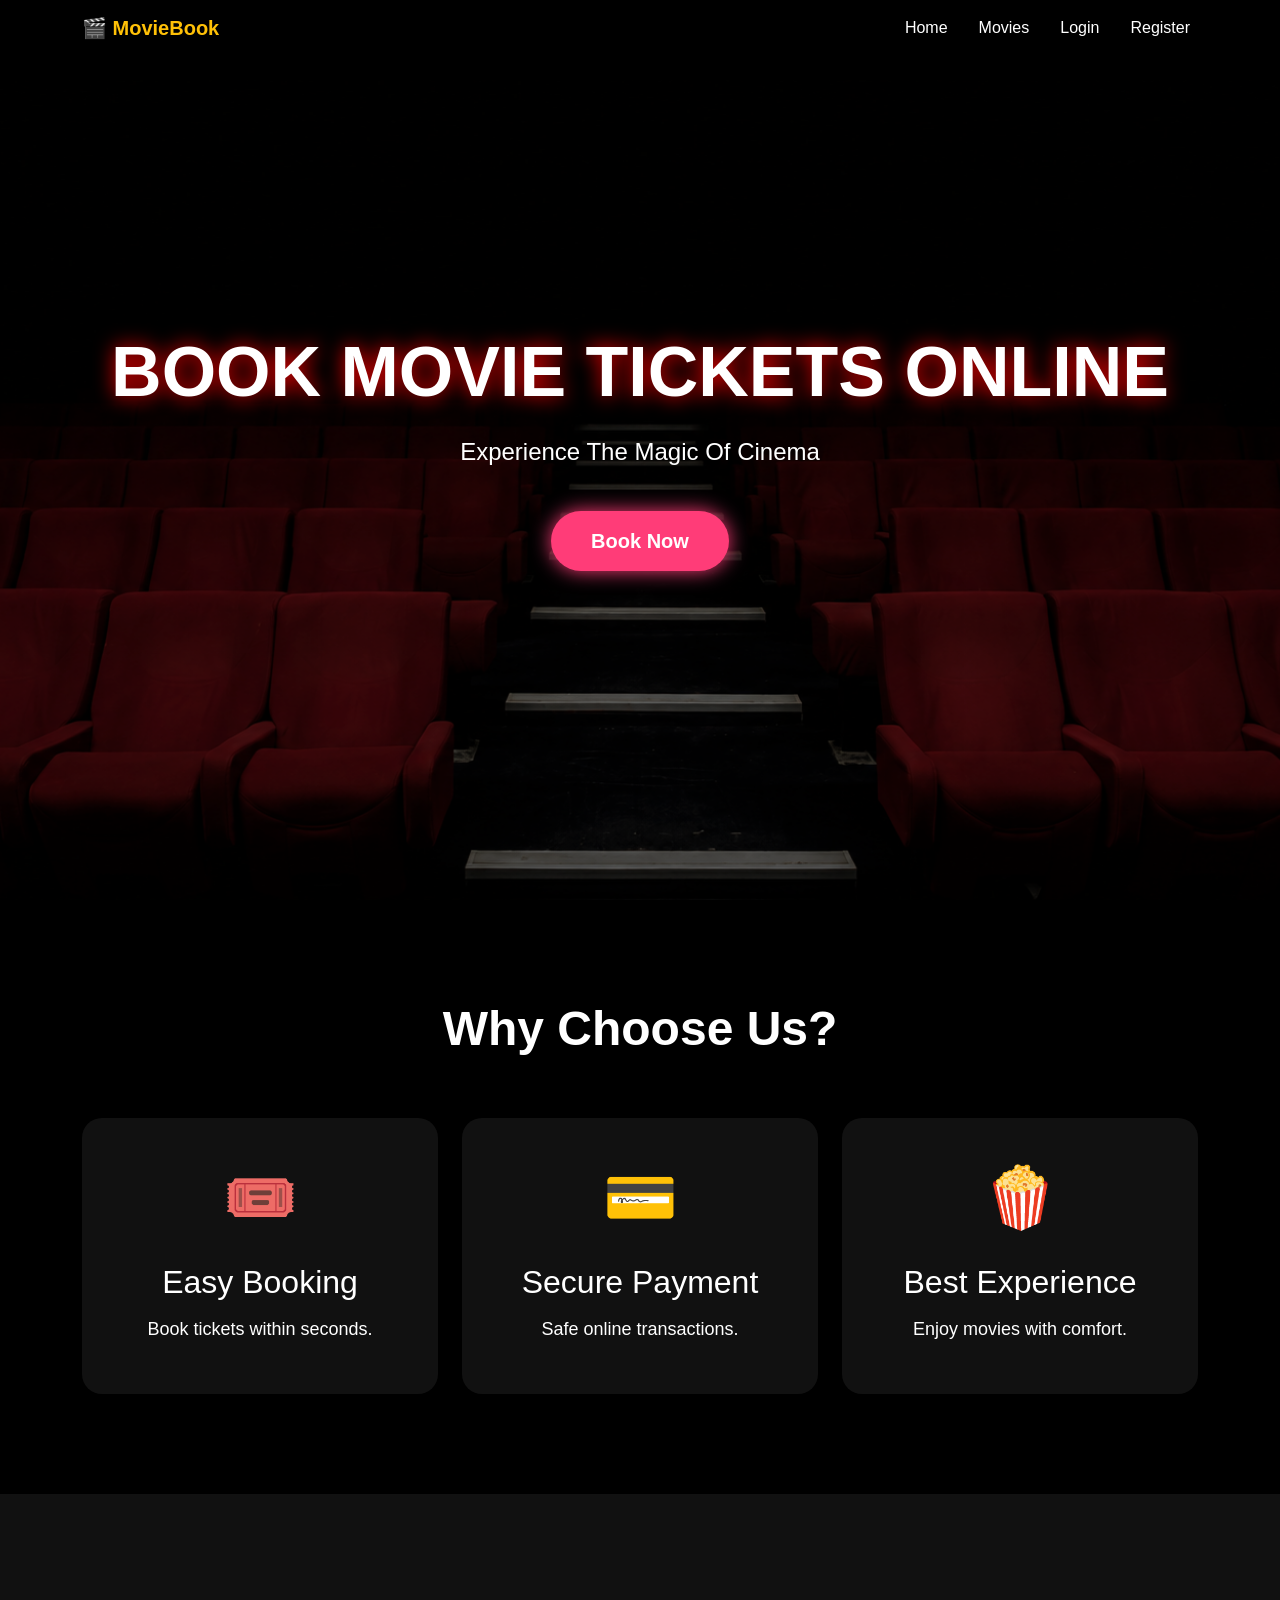
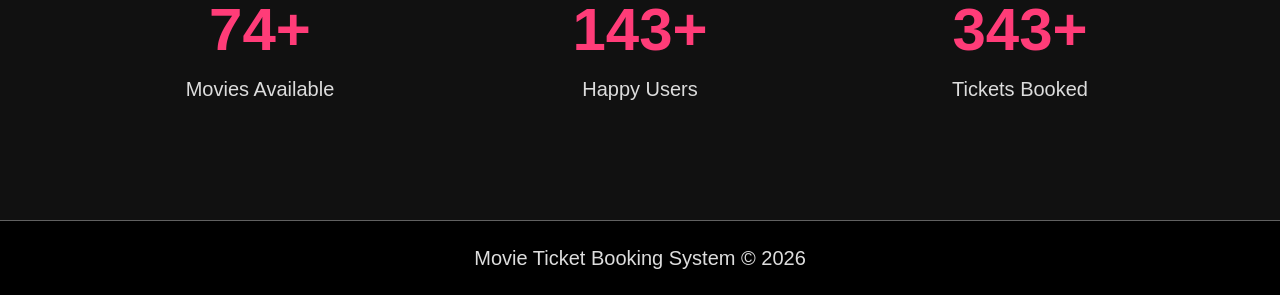
<file: index.html>
<!DOCTYPE html>
<html lang="en">
<head>
<meta charset="UTF-8">
<meta name="viewport" content="width=device-width, initial-scale=1.0">

<title>Movie Ticket Booking</title>
<link rel="stylesheet" href="style.css">

<link href="https://cdn.jsdelivr.net/npm/bootstrap@5.3.3/dist/css/bootstrap.min.css" rel="stylesheet">


</head>
<body>

<!-- Navbar -->
<nav class="navbar navbar-expand-lg navbar-dark fixed-top">
<div class="container">
<a class="navbar-brand" href="#">🎬 MovieBook</a>
<button class="navbar-toggler" data-bs-toggle="collapse" data-bs-target="#menu">
<span class="navbar-toggler-icon"></span>
</button>

<div class="collapse navbar-collapse" id="menu">
<ul class="navbar-nav ms-auto">
<li class="nav-item"><a class="nav-link" href="#">Home</a></li>
<li class="nav-item"><a class="nav-link" href="#movies">Movies</a></li>
<li class="nav-item"><a class="nav-link" href="#">Login</a></li>
<li class="nav-item"><a class="nav-link" href="#">Register</a></li>
</ul>
</div>
</div>
</nav>

<!-- Hero -->
<section class="hero">
<div class="hero-content">
<h1>BOOK MOVIE TICKETS ONLINE</h1>
<p>Experience The Magic Of Cinema</p>
<a href="Now Showing.html"><button class="book-btn">Book Now</button></a>   
</div>
</section>

<!-- Features -->

<section class="features">

<div class="container">

<h2 class="section-title">
Why Choose Us?
</h2>

<div class="row g-4">

<div class="col-12 col-sm-6 col-md-4">
<div class="feature-box">
<div class="feature-icon">🎟️</div>
<h4>Easy Booking</h4>
<p>Book tickets within seconds.</p>
</div>
</div>

<div class="col-12 col-sm-6 col-md-4">
<div class="feature-box">
<div class="feature-icon">💳</div>
<h4>Secure Payment</h4>
<p>Safe online transactions.</p>
</div>
</div>

<div class="col-12 col-sm-6 col-md-4">
<div class="feature-box">
<div class="feature-icon">🍿</div>
<h4>Best Experience</h4>
<p>Enjoy movies with comfort.</p>
</div>
</div>

</div>

</div>

</section>

<!-- Statistics -->
<section class="stats">
<div class="container">
<div class="row">

<div class="col-12 col-sm-6 col-md-4">
<h2 id="movies">0</h2>
<p>Movies Available</p>
</div>

<div class="col-12 col-sm-6 col-md-4">
<h2 id="users">0</h2>
<p>Happy Users</p>
</div>

<div class="col-12 col-sm-6 col-md-4">
<h2 id="tickets">0</h2>
<p>Tickets Booked</p>
</div>

</div>
</div>
</section>

<!-- Footer -->
<footer>
<h5>Movie Ticket Booking System © 2026</h5>
</footer>

<script>
function animateCounter(id, target, speed){

let count = 0;

let interval = setInterval(function(){

count++;

document.getElementById(id).innerHTML = count + "+";

if(count >= target){
clearInterval(interval);
}

}, speed);

}

animateCounter("movies",150,20);
animateCounter("users",500,10);
animateCounter("tickets",2000,1);
</script>


<script src="https://cdn.jsdelivr.net/npm/bootstrap@5.3.3/dist/js/bootstrap.bundle.min.js"></script>

</body>
</html>
</file>
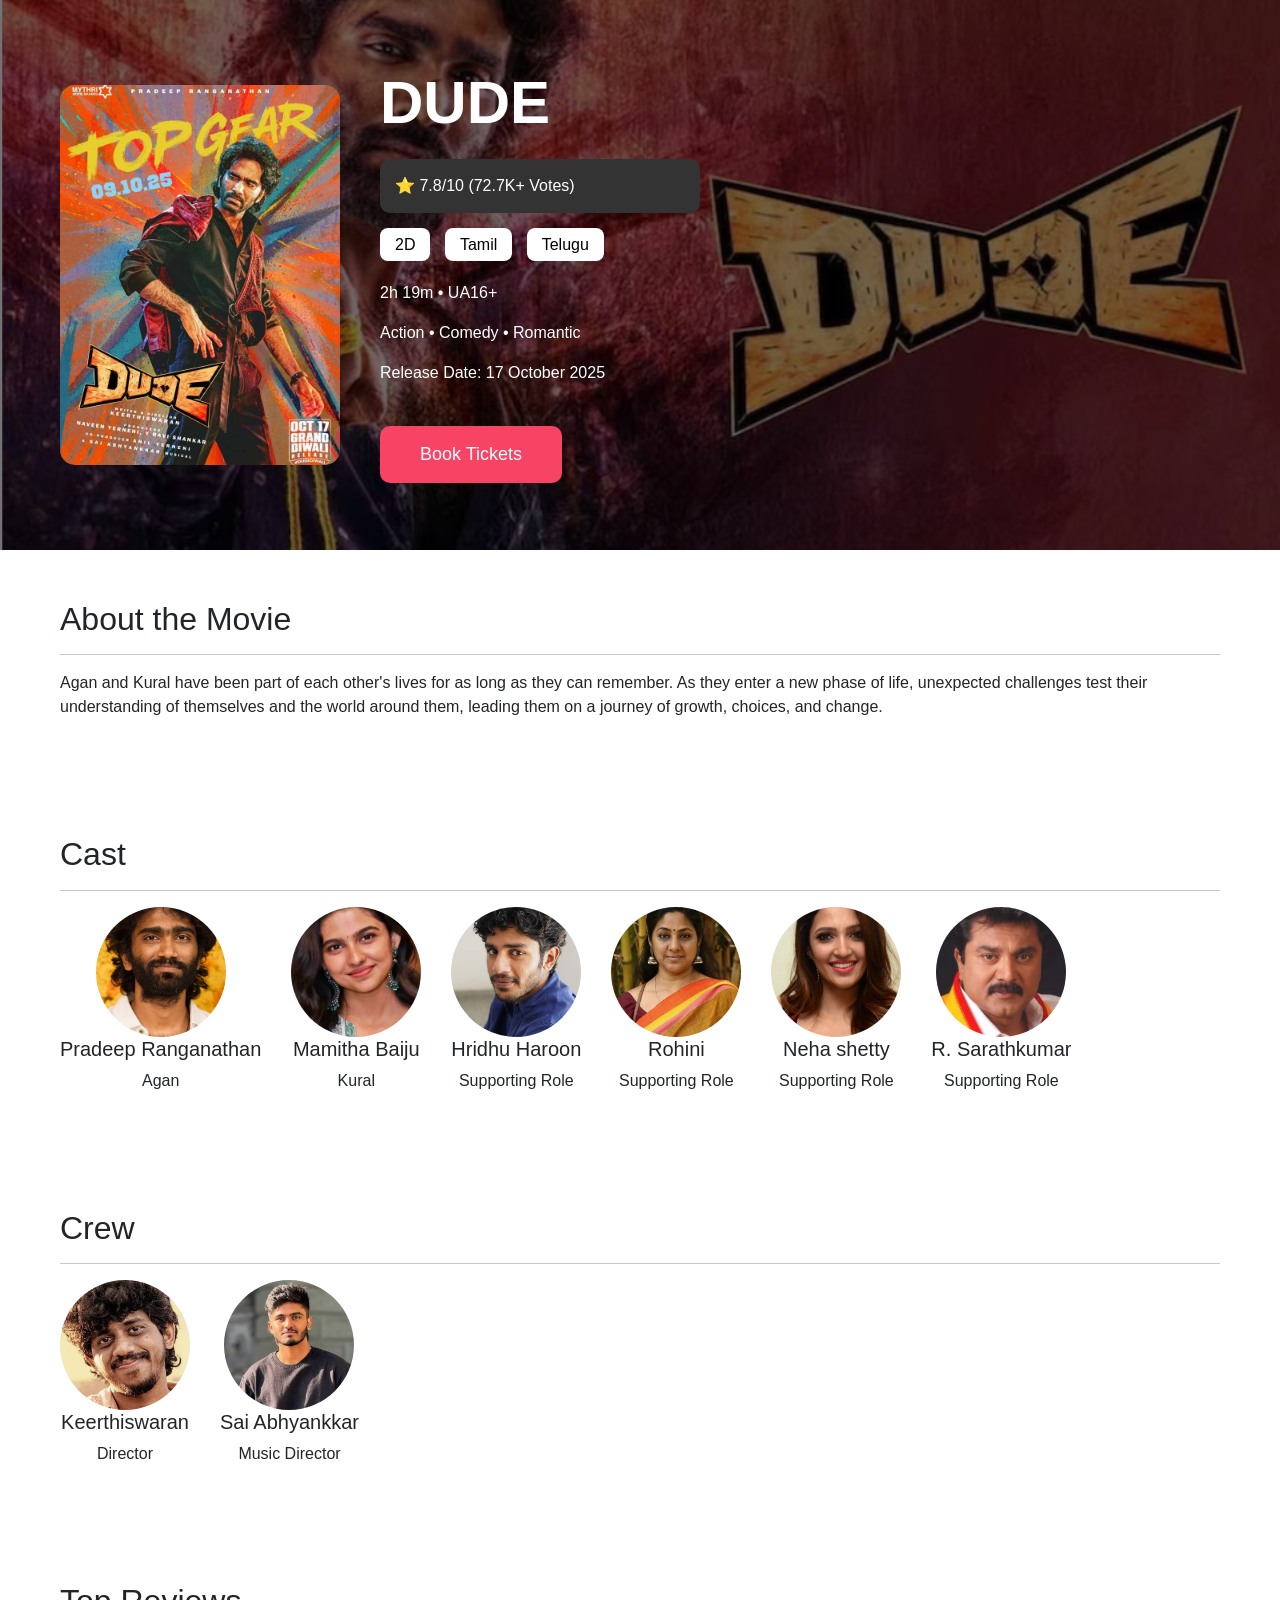
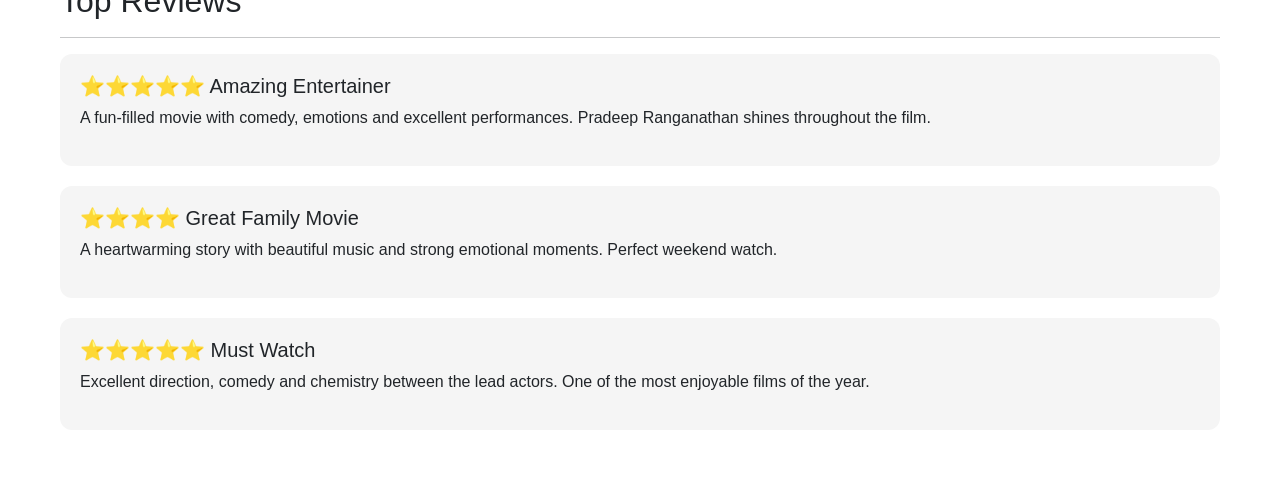
<file: 1dude.html>
<!DOCTYPE html>
<html lang="en">
<head>
<meta charset="UTF-8">
<meta name="viewport" content="width=device-width, initial-scale=1.0">
<title>DUDE - Movie Details</title>

<link href="https://cdn.jsdelivr.net/npm/bootstrap@5.3.3/dist/css/bootstrap.min.css" rel="stylesheet">

<style>
body{
    margin:0;
    font-family:Arial,sans-serif;
    background:#fff;
}

.hero{
    height:550px;
    background:url('images/1.Dude/poster.png') center/cover;
    position:relative;
}

.hero::before{
    content:"";
    position:absolute;
    width:100%;
    height:100%;
    background:rgba(0,0,0,.55);
}

.hero-content{
    position:relative;
    z-index:2;
    max-width:1200px;
    margin:auto;
    height:100%;
    display:flex;
    align-items:center;
    gap:40px;
    padding:20px;
}

.poster img{
    width:280px;
    border-radius:15px;
}

.movie-info{
    color:white;
}

.movie-info h1{
    font-size:60px;
    font-weight:bold;
}

.rating-box{
    background:#333;
    padding:15px;
    border-radius:10px;
    width:320px;
    margin:20px 0;
}

.tag{
    background:white;
    color:black;
    padding:8px 15px;
    border-radius:8px;
    margin-right:10px;
}

.book-btn{
    margin-top:25px;
    background:#f84464;
    color:white;
    border:none;
    padding:15px 40px;
    border-radius:10px;
    font-size:18px;
}

.section{
    max-width:1200px;
    margin:auto;
    padding:50px 20px;
}

.cast-row{
    display:flex;
    gap:30px;
    flex-wrap:wrap;
}

.cast-card{
    text-align:center;
}

.cast-card img{
    width:130px;
    height:130px;
    border-radius:50%;
    object-fit:cover;
}

.review-card{
    background:#f5f5f5;
    padding:20px;
    border-radius:12px;
    margin-bottom:20px;
}

@media(max-width:768px){

.hero{
height:auto;
padding:50px 0;
}

.hero-content{
flex-direction:column;
text-align:center;
}

.poster img{
width:220px;
}

.movie-info h1{
font-size:40px;
}

}
</style>
</head>
<body>

<!-- Hero -->

<section class="hero">

<div class="hero-content">

<div class="poster">
<img src="images/1.Dude/1Movie.jpg" alt="">
</div>

<div class="movie-info">

<h1>DUDE</h1>

<div class="rating-box">
⭐ 7.8/10 (72.7K+ Votes)
</div>

<div>
<span class="tag">2D</span>
<span class="tag">Tamil</span>
<span class="tag">Telugu</span>
</div>

<br>

<p>2h 19m • UA16+</p>

<p>Action • Comedy • Romantic</p>

<p>Release Date: 17 October 2025</p>

<a href="ticket-booking.html">
<button class="book-btn">
Book Tickets
</button>
</a>

</div>

</div>

</section>

<!-- About -->

<section class="section">

<h2>About the Movie</h2>
<hr>

<p>
Agan and Kural have been part of each other's lives for as long as they can remember.
As they enter a new phase of life, unexpected challenges test their understanding
of themselves and the world around them, leading them on a journey of growth,
choices, and change.
</p>

</section>

<!-- Cast -->

<section class="section">

<h2>Cast</h2>
<hr>

<div class="cast-row">

<div class="cast-card">
<img src="images/1.Dude/Pradeep Ranganathan.png">
<h5>Pradeep Ranganathan</h5>
<p>Agan</p>
</div>

<div class="cast-card">
<img src="images/1.Dude/Mamitha Baiju.png">
<h5>Mamitha Baiju</h5>
<p>Kural</p>
</div>

<div class="cast-card">
<img src="images/1.Dude/hridhu haroon.png">
<h5>Hridhu Haroon</h5>
<p>Supporting Role</p>
</div>

<div class="cast-card">
<img src="images/1.Dude/Rohini.png">
<h5>Rohini</h5>
<p>Supporting Role</p>
</div>

<div class="cast-card">
<img src="images/1.Dude/Neha Shetty.png">
<h5>Neha shetty</h5>
<p>Supporting Role</p>
</div>

<div class="cast-card">
<img src="images/1.Dude/R. Sarathkumar.png">
<h5>R. Sarathkumar</h5>
<p>Supporting Role</p>
</div>

</div>

</section>

<!-- Crew -->

<section class="section">

<h2>Crew</h2>
<hr>

<div class="cast-row">

<div class="cast-card">
<img src="images/1.Dude/Keerthiswaran.png">
<h5>Keerthiswaran</h5>
<p>Director</p>
</div>

<div class="cast-card">
<img src="images/1.Dude/Sai Abhyankkar.png">
<h5>Sai Abhyankkar</h5>
<p>Music Director</p>
</div>

</div>

</section>

<!-- Top Reviews -->

<section class="section">

<h2>Top Reviews</h2>
<hr>

<div class="review-card">
<h5>⭐⭐⭐⭐⭐ Amazing Entertainer</h5>
<p>
A fun-filled movie with comedy, emotions and excellent performances.
Pradeep Ranganathan shines throughout the film.
</p>
</div>

<div class="review-card">
<h5>⭐⭐⭐⭐ Great Family Movie</h5>
<p>
A heartwarming story with beautiful music and strong emotional moments.
Perfect weekend watch.
</p>
</div>

<div class="review-card">
<h5>⭐⭐⭐⭐⭐ Must Watch</h5>
<p>
Excellent direction, comedy and chemistry between the lead actors.
One of the most enjoyable films of the year.
</p>
</div>

</section>

</body>
</html>
</file>
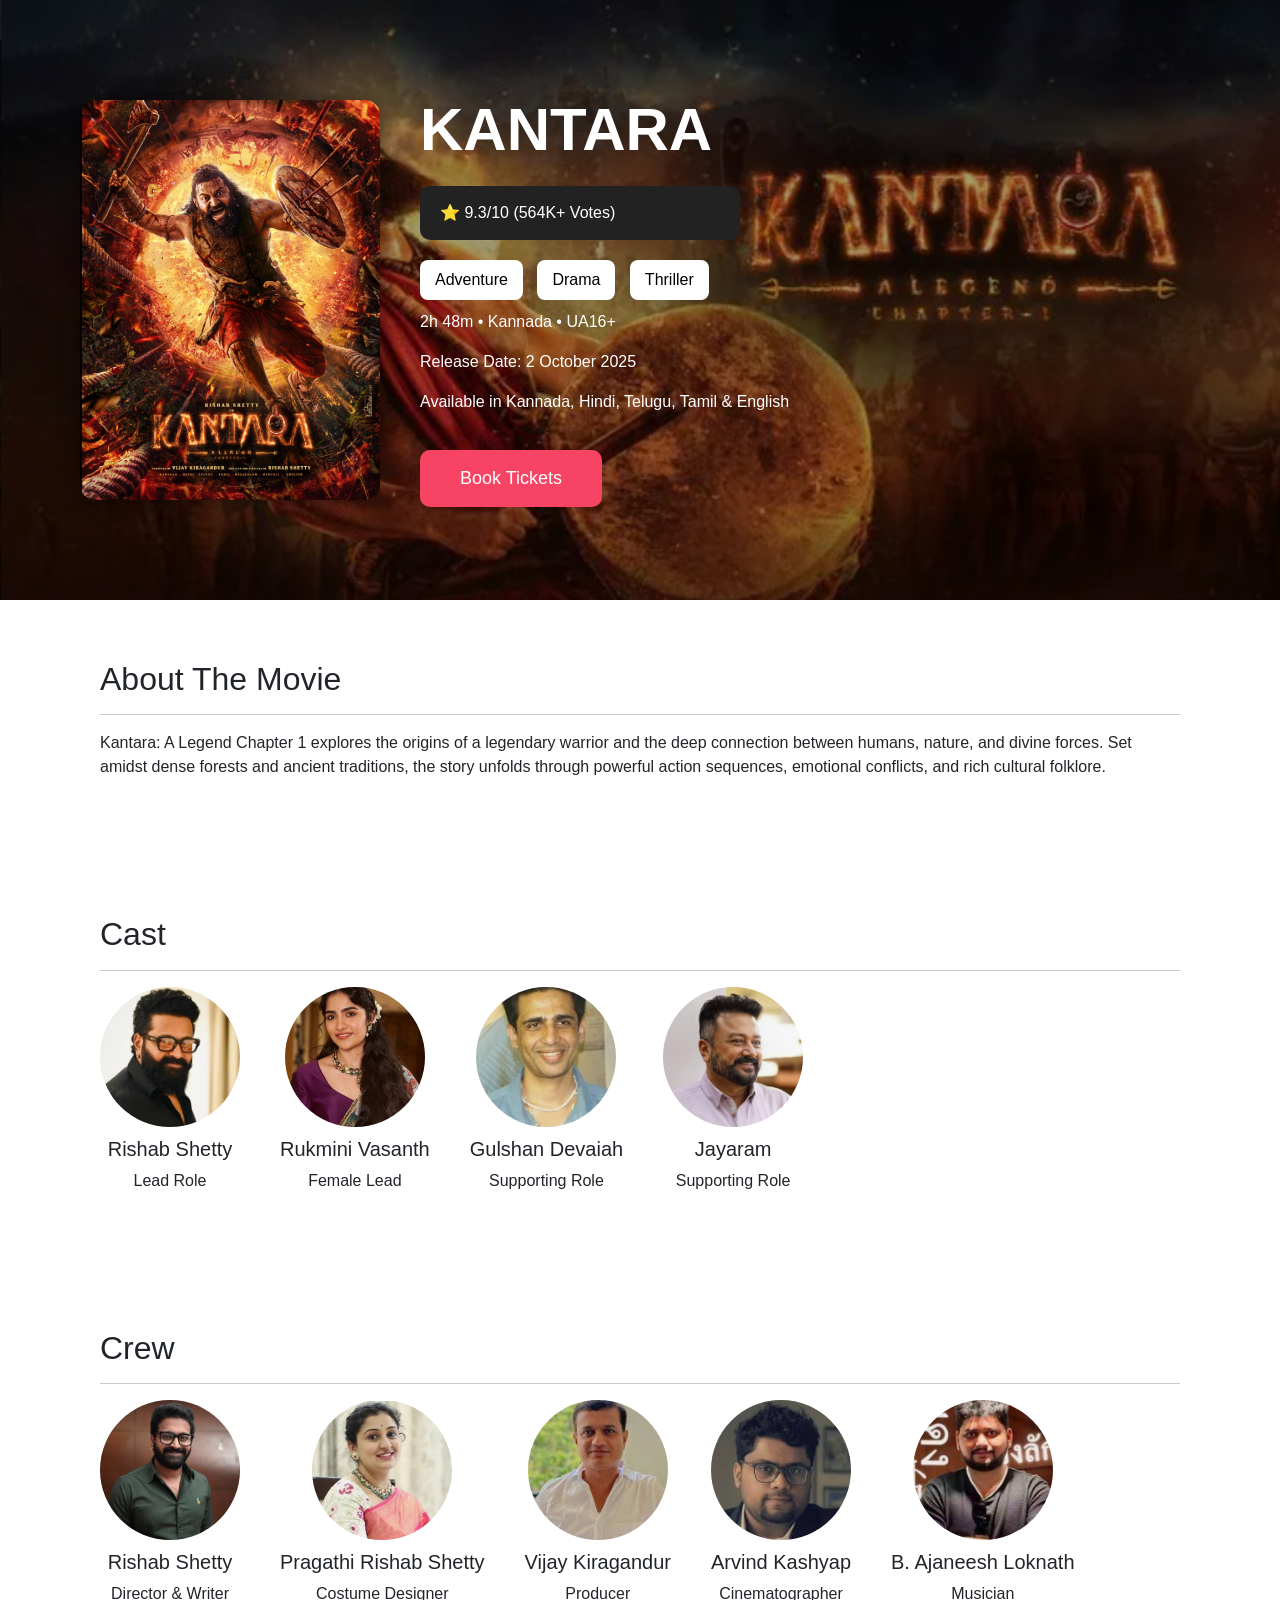
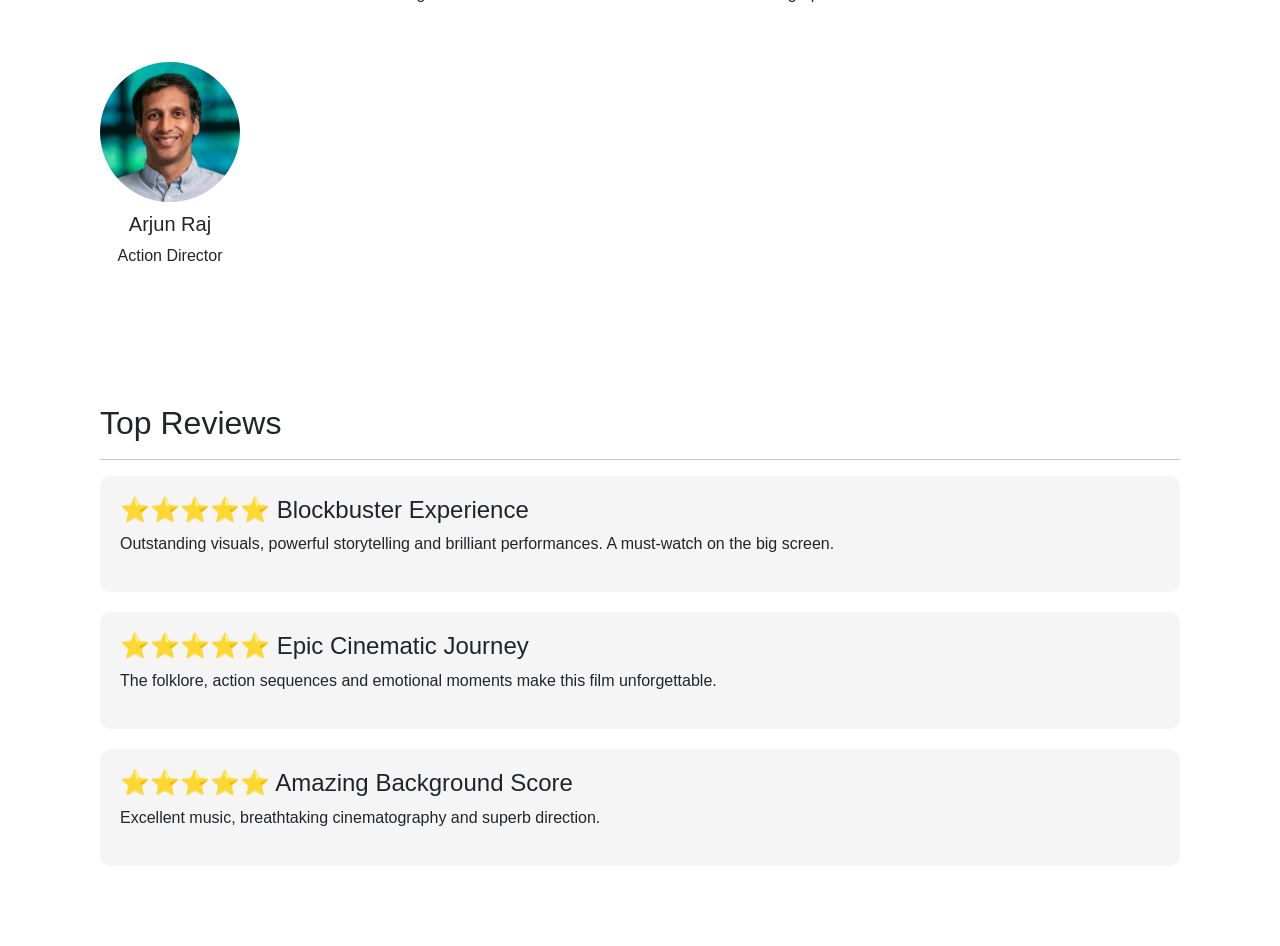
<file: 2kantara.html>
<!DOCTYPE html>
<html lang="en">
<head>
<meta charset="UTF-8">
<meta name="viewport" content="width=device-width, initial-scale=1.0">
<title>Kantara Movie Details</title>

<link href="https://cdn.jsdelivr.net/npm/bootstrap@5.3.3/dist/css/bootstrap.min.css" rel="stylesheet">

<style>

*{
margin:0;
padding:0;
box-sizing:border-box;
font-family:Arial,sans-serif;
}

body{
background:#fff;
}

.hero{
height:600px;
background:url("images/2.Kantara/poster.png") center center/cover no-repeat;
position:relative;
}

.hero::before{
content:"";
position:absolute;
width:100%;
height:100%;
background:rgba(0,0,0,.35);
}

.hero-content{
position:relative;
z-index:2;
max-width:1200px;
margin:auto;
height:100%;
display:flex;
align-items:center;
gap:40px;
padding:40px;
}

.poster{
width:300px;
overflow:hidden;
border-radius:15px;
box-shadow:0 0 20px rgba(0,0,0,.5);
}

.poster img{
width:100%;
display:block;
}

.movie-details{
color:white;
}

.movie-details h1{
font-size:60px;
font-weight:700;
}

.rating-box{
background:#222;
padding:15px 20px;
border-radius:10px;
width:320px;
margin:20px 0;
}

.tags span{
background:white;
color:black;
padding:8px 15px;
border-radius:8px;
display:inline-block;
margin-right:10px;
margin-bottom:10px;
}

.book-btn{
background:#f84464;
border:none;
padding:15px 40px;
color:white;
border-radius:10px;
font-size:18px;
margin-top:20px;
}

.about,
.cast,
.crew,
.reviews{
padding:60px 100px;
}

.cast-members{
display:flex;
gap:40px;
flex-wrap:wrap;
}

.actor{
text-align:center;
}

.actor img{
width:140px;
height:140px;
border-radius:50%;
object-fit:cover;
}

.actor h5{
margin-top:10px;
}

.review-card{
background:#f5f5f5;
padding:20px;
margin-bottom:20px;
border-radius:10px;
}

@media(max-width:768px){

.hero{
height:auto;
}

.hero-content{
flex-direction:column;
text-align:center;
padding-top:100px;
padding-bottom:50px;
}

.poster{
width:220px;
}

.movie-details h1{
font-size:40px;
}

.about,
.cast,
.crew,
.reviews{
padding:30px;
}

}

</style>
</head>
<body>

<section class="hero">

<div class="hero-content">

<div class="poster">
<img src="images/2.Kantara/2Movie.png" alt="Kantara Poster">
</div>

<div class="movie-details">

<h1>KANTARA</h1>

<div class="rating-box">
⭐ 9.3/10 (564K+ Votes)
</div>

<div class="tags">
<span>Adventure</span>
<span>Drama</span>
<span>Thriller</span>
</div>

<p>2h 48m • Kannada • UA16+</p>

<p>Release Date: 2 October 2025</p>

<p>Available in Kannada, Hindi, Telugu, Tamil & English</p>

<a href="ticket-booking.html">
<button class="book-btn">Book Tickets</button>
</a>

</div>

</div>

</section>

<section class="about">

<h2>About The Movie</h2>
<hr>

<p>
Kantara: A Legend Chapter 1 explores the origins of a legendary warrior
and the deep connection between humans, nature, and divine forces.
Set amidst dense forests and ancient traditions, the story unfolds through
powerful action sequences, emotional conflicts, and rich cultural folklore.
</p>

</section>

<section class="cast">

<h2>Cast</h2>
<hr>

<div class="cast-members">

<div class="actor">
<img src="images/2.Kantara/Rishab Shetty.png">
<h5>Rishab Shetty</h5>
<p>Lead Role</p>
</div>

<div class="actor">
<img src="images/2.Kantara/Rukmini Vasanth.png">
<h5>Rukmini Vasanth</h5>
<p>Female Lead</p>
</div>

<div class="actor">
<img src="images/2.Kantara/Gulshan Devaiah.png">
<h5>Gulshan Devaiah</h5>
<p>Supporting Role</p>
</div>

<div class="actor">
<img src="images/2.Kantara/Jayaram.png">
<h5>Jayaram</h5>
<p>Supporting Role</p>
</div>

</div>

</section>

<section class="crew">

<h2>Crew</h2>
<hr>

<div class="cast-members">

<div class="actor">
<img src="images/2.Kantara/Rishab Shetty crew.png">
<h5>Rishab Shetty</h5>
<p>Director & Writer</p>
</div>

<div class="actor">
<img src="images/2.Kantara/Pragathi Rishab Shetty.png">
<h5>Pragathi Rishab Shetty</h5>
<p>Costume Designer</p>
</div>

<div class="actor">
<img src="images/2.Kantara/Vijay Kiragandur.png">
<h5>Vijay Kiragandur</h5>  
<p>Producer</p>
</div>

<div class="actor">
<img src="images/2.Kantara/Arvind Kashyap.png">
<h5>Arvind Kashyap</h5>
<p>Cinematographer</p>
</div>

<div class="actor">
<img src="images/2.Kantara/B. Ajaneesh Loknath.png">
<h5>B. Ajaneesh Loknath</h5>
<p>Musician</p>
</div>

<div class="actor">
<img src="images/2.Kantara/Arjun Raj.png">
<h5>Arjun Raj</h5>
<p>Action Director</p>
</div>


</div>

</section>

<section class="reviews">

<h2>Top Reviews</h2>
<hr>

<div class="review-card">
<h4>⭐⭐⭐⭐⭐ Blockbuster Experience</h4>
<p>
Outstanding visuals, powerful storytelling and brilliant performances.
A must-watch on the big screen.
</p>
</div>

<div class="review-card">
<h4>⭐⭐⭐⭐⭐ Epic Cinematic Journey</h4>
<p>
The folklore, action sequences and emotional moments make this film unforgettable.
</p>
</div>

<div class="review-card">
<h4>⭐⭐⭐⭐⭐ Amazing Background Score</h4>
<p>
Excellent music, breathtaking cinematography and superb direction.
</p>
</div>

</section>

</body>
</html>
</file>
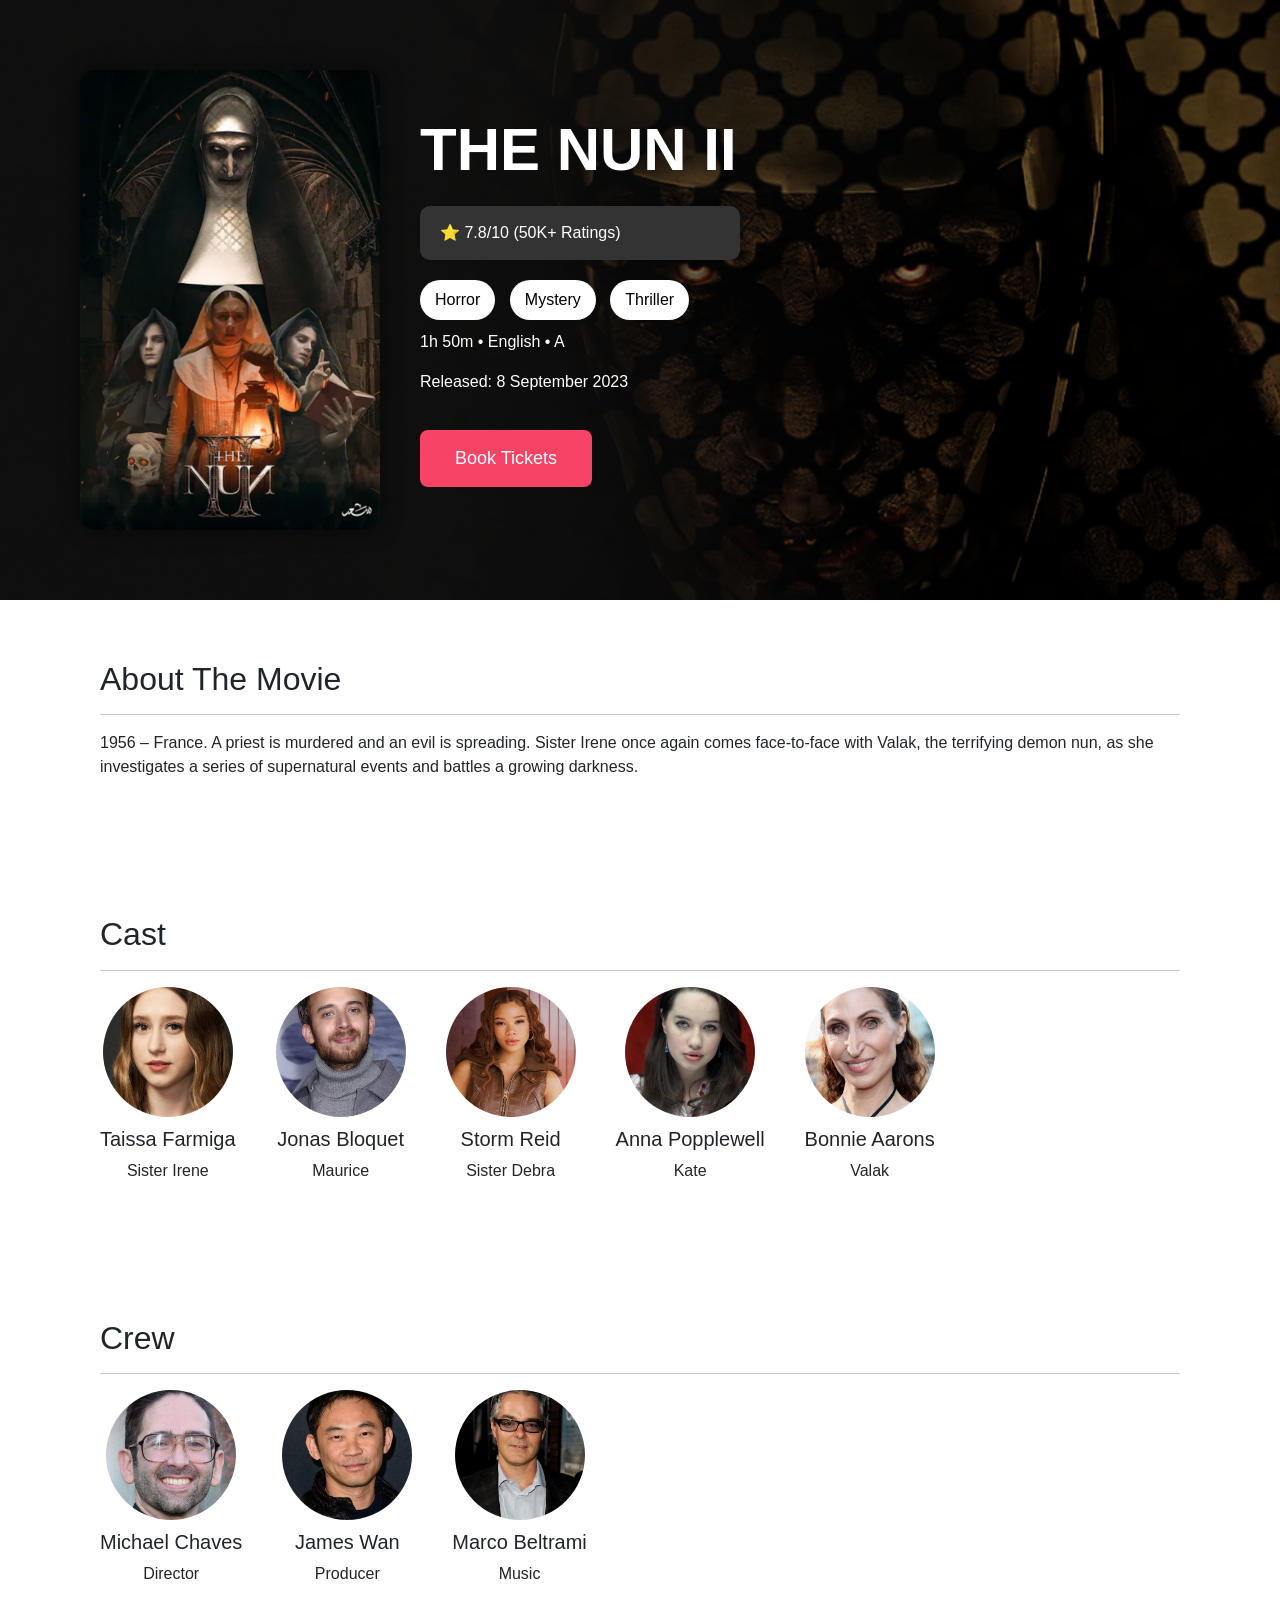
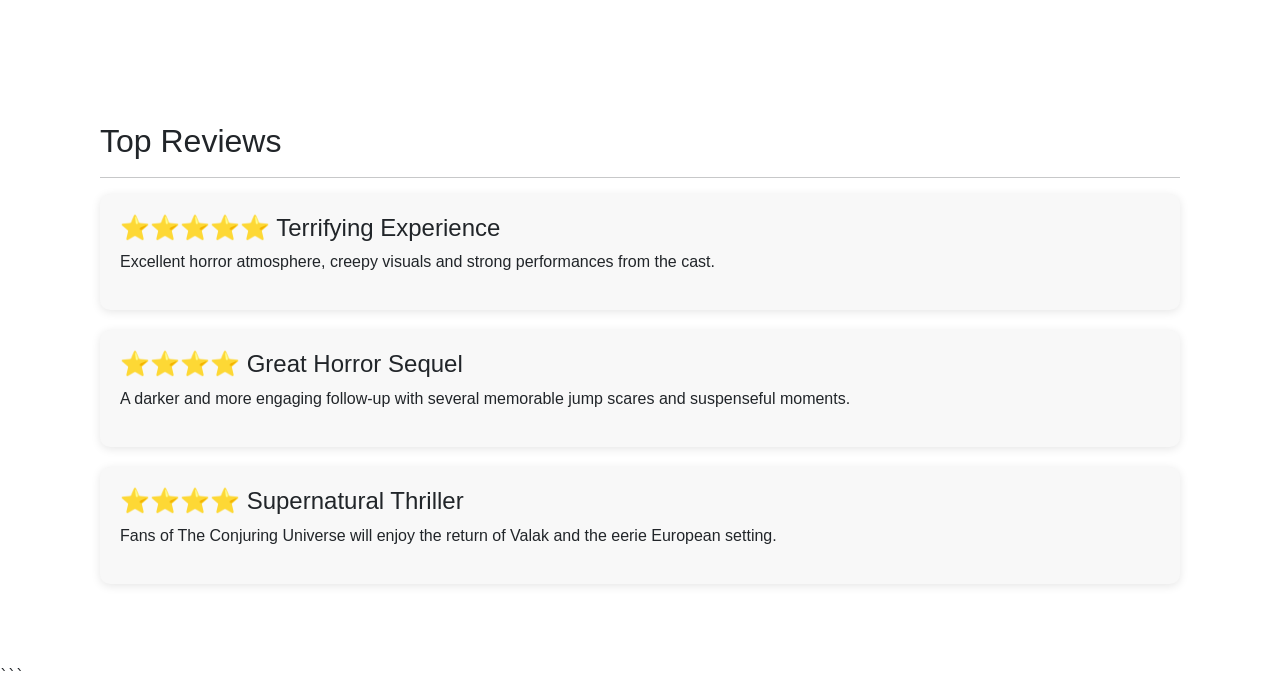
<file: 3The nun 2.html>
<!DOCTYPE html>
<html lang="en">
<head>
<meta charset="UTF-8">
<meta name="viewport" content="width=device-width, initial-scale=1.0">
<title>The Nun II</title>

<link href="https://cdn.jsdelivr.net/npm/bootstrap@5.3.3/dist/css/bootstrap.min.css" rel="stylesheet">

<style>
*{
margin:0;
padding:0;
box-sizing:border-box;
font-family:Arial,sans-serif;
}

body{
background:#fff;
}

.hero{
height:600px;
background:url("images/3.The Nun II/poster.png") center center/cover no-repeat;
position:relative;
}

.hero::before{
content:"";
position:absolute;
top:0;
left:0;
width:100%;
height:100%;
background:rgba(0,0,0,.30);
}

.hero-content{
position:relative;
z-index:2;
max-width:1200px;
margin:auto;
height:100%;
display:flex;
align-items:center;
gap:40px;
padding:40px;
}

.poster{
width:300px;
border-radius:15px;
overflow:hidden;
box-shadow:0 0 20px rgba(0,0,0,.5);
}

.poster img{
width:100%;
display:block;
}

.movie-details{
color:white;
}

.movie-details h1{
font-size:60px;
font-weight:bold;
}

.rating-box{
background:#333;
padding:15px 20px;
border-radius:10px;
margin:20px 0;
width:320px;
}

.tags span{
background:white;
color:black;
padding:8px 15px;
border-radius:20px;
margin-right:10px;
display:inline-block;
margin-bottom:10px;
}

.book-btn{
background:#f84464;
color:white;
border:none;
padding:15px 35px;
border-radius:8px;
font-size:18px;
margin-top:20px;
cursor:pointer;
}

.book-btn:hover{
background:#d32f4b;
}

.about,
.cast,
.crew,
.reviews{
padding:60px 100px;
}

.cast-members{
display:flex;
flex-wrap:wrap;
gap:40px;
}

.actor{
text-align:center;
}

.actor img{
width:130px;
height:130px;
border-radius:50%;
object-fit:cover;
}

.actor h5{
margin-top:10px;
}

.review-card{
background:#f8f8f8;
padding:20px;
border-radius:10px;
margin-bottom:20px;
box-shadow:0 2px 10px rgba(0,0,0,.1);
}

@media(max-width:768px){

.hero-content{
flex-direction:column;
text-align:center;
padding-top:100px;
}

.poster{
width:220px;
}

.movie-details h1{
font-size:38px;
}

.about,
.cast,
.crew,
.reviews{
padding:30px;
}
}
</style>
</head>

<body>

<section class="hero">

<div class="hero-content">

<div class="poster">
<img src="images/3.The Nun II/3Movie.png" alt="">
</div>

<div class="movie-details">

<h1>THE NUN II</h1>

<div class="rating-box">
⭐ 7.8/10 (50K+ Ratings)
</div>

<div class="tags">
<span>Horror</span>
<span>Mystery</span>
<span>Thriller</span>
</div>

<p>1h 50m • English • A</p>
<p>Released: 8 September 2023</p>

<a href="ticket-booking.html">
<button class="book-btn">Book Tickets</button>
</a>

</div>

</div>

</section>

<section class="about">

<h2>About The Movie</h2>
<hr>

<p>
1956 – France. A priest is murdered and an evil is spreading.
Sister Irene once again comes face-to-face with Valak,
the terrifying demon nun, as she investigates a series
of supernatural events and battles a growing darkness.
</p>

</section>

<section class="cast">

<h2>Cast</h2>
<hr>

<div class="cast-members">

<div class="actor">
<img src="images/3.The Nun II/taissa farmiga.png">
<h5>Taissa Farmiga</h5>
<p>Sister Irene</p>
</div>

<div class="actor">
<img src="images/3.The Nun II/Jonas Bloquet.png">
<h5>Jonas Bloquet</h5>
<p>Maurice</p>
</div>

<div class="actor">
<img src="images/3.The Nun II/Storm Reid.png">
<h5>Storm Reid</h5>
<p>Sister Debra</p>
</div>

<div class="actor">
<img src="images/3.The Nun II/Anna Popplewell.png">
<h5>Anna Popplewell</h5>
<p>Kate</p>
</div>

<div class="actor">
<img src="images/3.The Nun II/Bonnie Aarons.png">
<h5>Bonnie Aarons</h5>
<p>Valak</p>
</div>

</div>

</section>

<section class="crew">

<h2>Crew</h2>
<hr>

<div class="cast-members">

<div class="actor">
<img src="images/3.The Nun II/Michael Chaves.png">
<h5>Michael Chaves</h5>
<p>Director</p>
</div>

<div class="actor">
<img src="images/3.The Nun II/James Wan.png">
<h5>James Wan</h5>
<p>Producer</p>
</div>

<div class="actor">
<img src="images/3.The Nun II/Marco Beltrami.png">
<h5>Marco Beltrami</h5>
<p>Music</p>
</div>

</div>

</section>

<section class="reviews">

<h2>Top Reviews</h2>
<hr>

<div class="review-card">
<h4>⭐⭐⭐⭐⭐ Terrifying Experience</h4>
<p>
Excellent horror atmosphere, creepy visuals and
strong performances from the cast.
</p>
</div>

<div class="review-card">
<h4>⭐⭐⭐⭐ Great Horror Sequel</h4>
<p>
A darker and more engaging follow-up with several
memorable jump scares and suspenseful moments.
</p>
</div>

<div class="review-card">
<h4>⭐⭐⭐⭐ Supernatural Thriller</h4>
<p>
Fans of The Conjuring Universe will enjoy the return
of Valak and the eerie European setting.
</p>
</div>

</section>

</body>
</html>
```
</file>
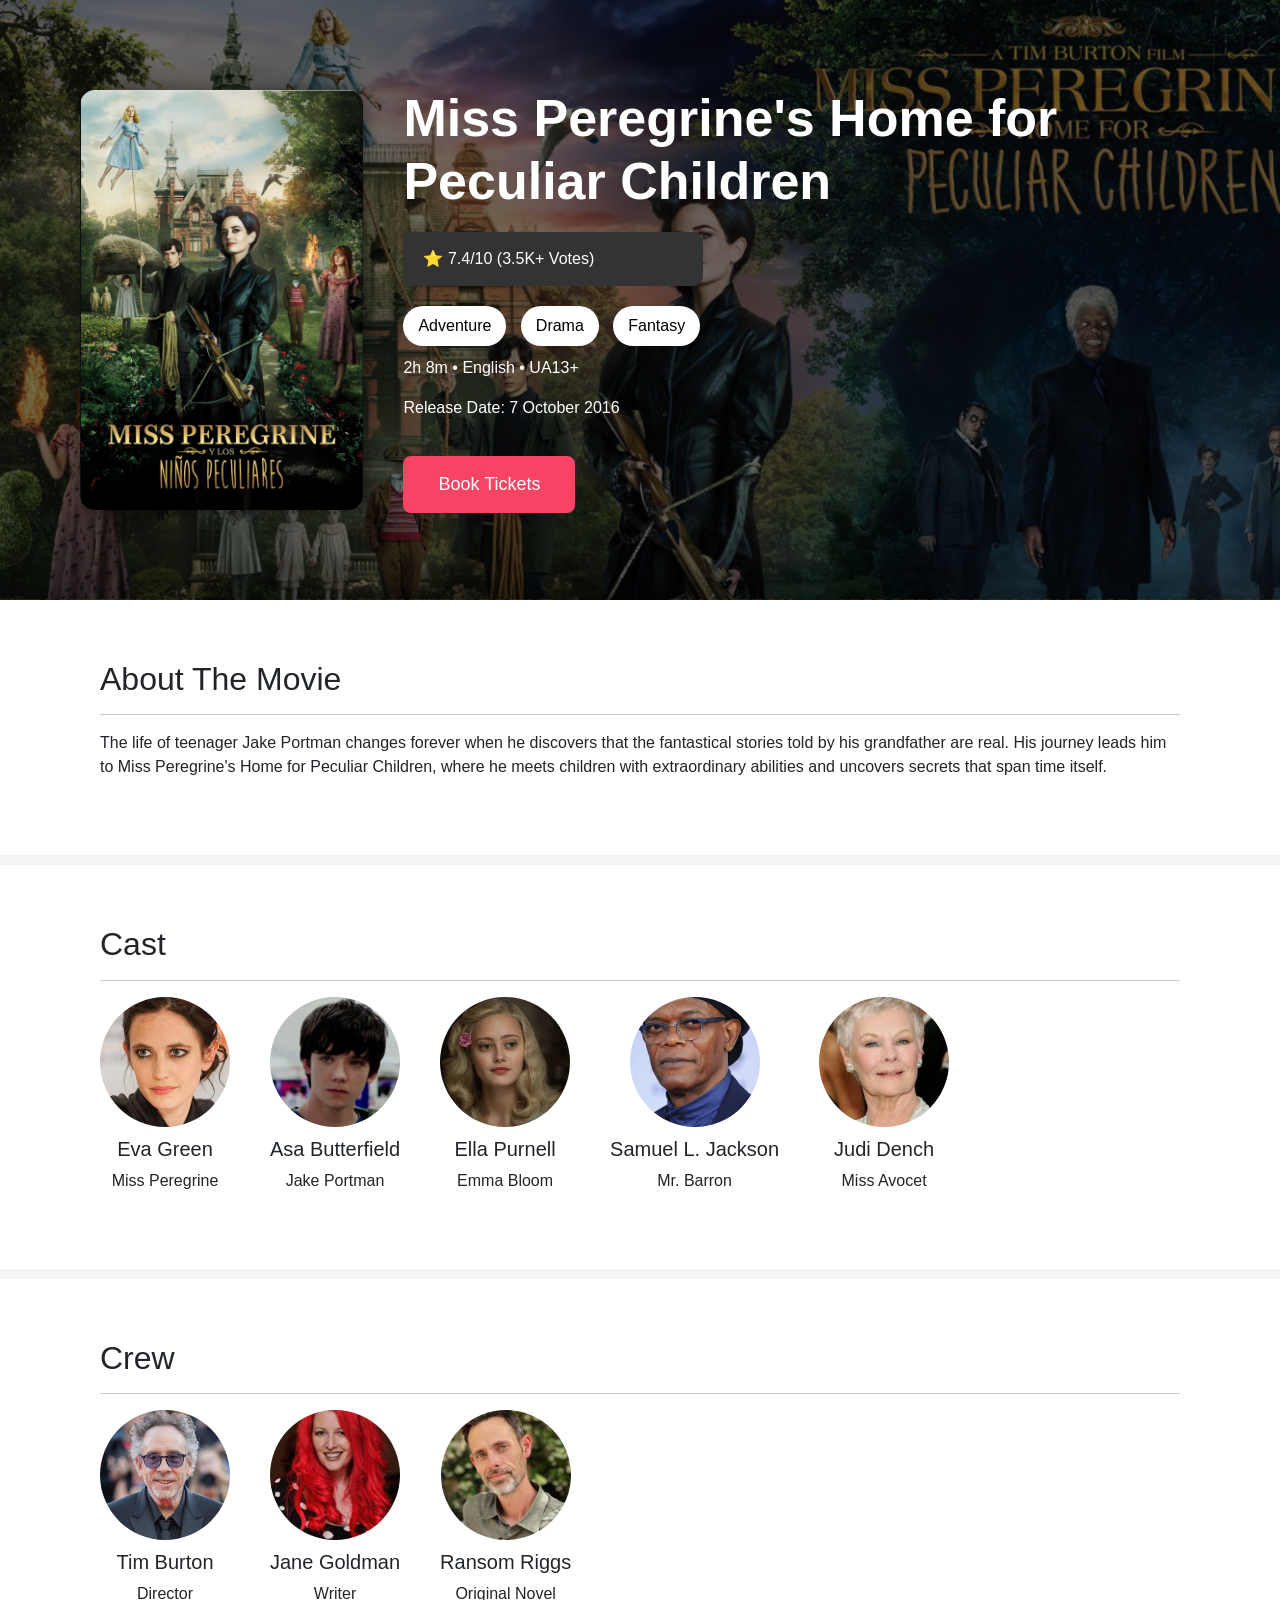
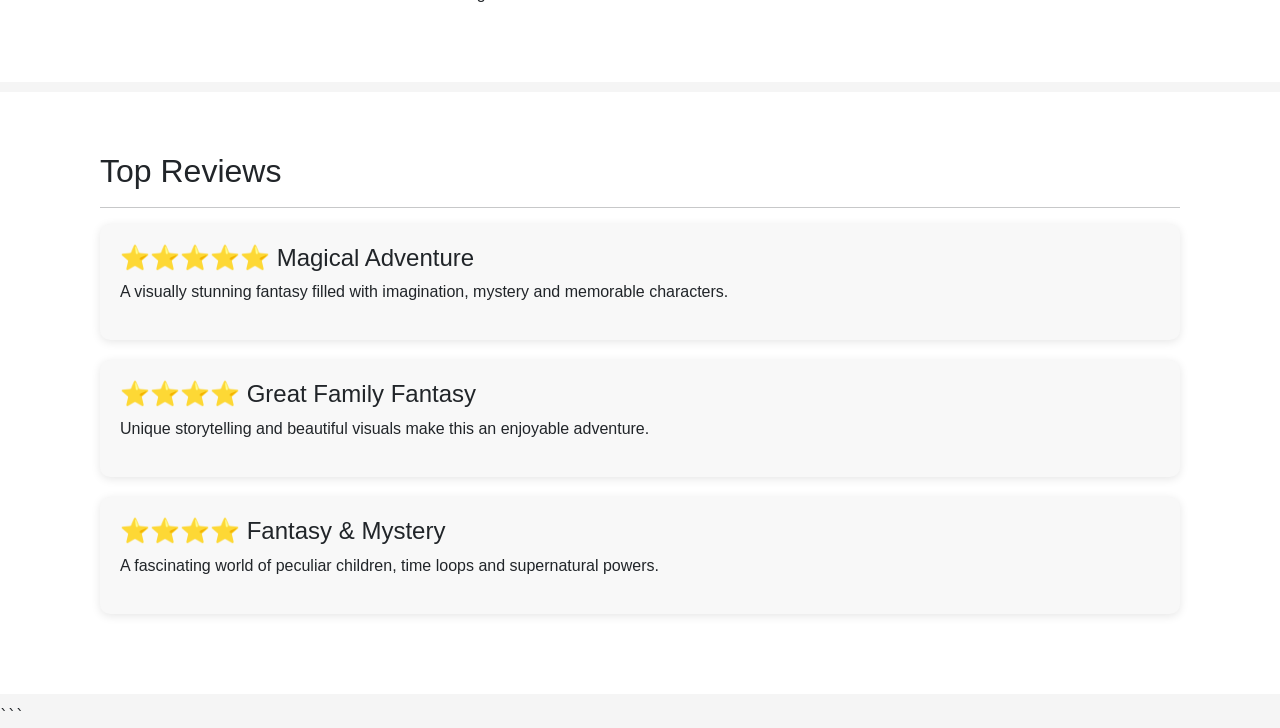
<file: 4miss-peregrine.html>
<!DOCTYPE html>
<html lang="en">
<head>
<meta charset="UTF-8">
<meta name="viewport" content="width=device-width, initial-scale=1.0">
<title>Miss Peregrine's Home for Peculiar Children</title>

<link href="https://cdn.jsdelivr.net/npm/bootstrap@5.3.3/dist/css/bootstrap.min.css" rel="stylesheet">

<style>
*{
margin:0;
padding:0;
box-sizing:border-box;
font-family:Arial,sans-serif;
}

body{
background:#f5f5f5;
}

.hero{
height:600px;
background:url("images/4.Miss Peregrines Home/poster.png") center center/cover no-repeat;
position:relative;
}

.hero::before{
content:"";
position:absolute;
inset:0;
background:rgba(0,0,0,.55);
}

.hero-content{
position:relative;
z-index:2;
max-width:1200px;
margin:auto;
height:100%;
display:flex;
align-items:center;
gap:40px;
padding:40px;
}

.poster{
width:390px;
overflow:hidden;
border-radius:15px;
box-shadow:0 0 20px rgba(0,0,0,.5);
}

.poster img{
width:100%;
display:block;
}

.movie-details{
color:white;
}

.movie-details h1{
font-size:52px;
font-weight:bold;
}

.rating-box{
background:#333;
padding:15px 20px;
border-radius:10px;
margin:20px 0;
width:300px;
}

.tags span{
background:white;
color:black;
padding:8px 15px;
border-radius:20px;
margin-right:10px;
display:inline-block;
margin-bottom:10px;
}

.book-btn{
background:#f84464;
color:white;
border:none;
padding:15px 35px;
border-radius:8px;
font-size:18px;
margin-top:20px;
cursor:pointer;
}

.about,
.cast,
.crew,
.reviews{
padding:60px 100px;
background:white;
margin-bottom:10px;
}

.cast-members{
display:flex;
flex-wrap:wrap;
gap:40px;
}

.actor{
text-align:center;
}

.actor img{
width:130px;
height:130px;
border-radius:50%;
object-fit:cover;
}

.actor h5{
margin-top:10px;
}

.review-card{
background:#f8f8f8;
padding:20px;
border-radius:10px;
margin-bottom:20px;
box-shadow:0 2px 10px rgba(0,0,0,.1);
}

@media(max-width:768px){

.hero-content{
flex-direction:column;
text-align:center;
padding-top:80px;
}

.poster{
width:220px;
}

.movie-details h1{
font-size:34px;
}

.about,
.cast,
.crew,
.reviews{
padding:30px;
}
}
</style>
</head>

<body>

<section class="hero">

<div class="hero-content">

<div class="poster">
<img src="images/4.Miss Peregrines Home/movie4.png" alt="Movie Poster">
</div>

<div class="movie-details">

<h1>Miss Peregrine's Home for Peculiar Children</h1>

<div class="rating-box">
⭐ 7.4/10 (3.5K+ Votes)
</div>

<div class="tags">
<span>Adventure</span>
<span>Drama</span>
<span>Fantasy</span>
</div>

<p>2h 8m • English • UA13+</p>
<p>Release Date: 7 October 2016</p>

<a href="ticket-booking.html">
<button class="book-btn">Book Tickets</button>
</a>

</div>

</div>

</section>

<section class="about">

<h2>About The Movie</h2>
<hr>

<p>
The life of teenager Jake Portman changes forever when he discovers that the
fantastical stories told by his grandfather are real. His journey leads him
to Miss Peregrine's Home for Peculiar Children, where he meets children with
extraordinary abilities and uncovers secrets that span time itself.
</p>

</section>

<section class="cast">

<h2>Cast</h2>
<hr>

<div class="cast-members">

<div class="actor">
<img src="images/4.Miss Peregrines Home/Eva Green.png">
<h5>Eva Green</h5>
<p>Miss Peregrine</p>
</div>

<div class="actor">
<img src="images/4.Miss Peregrines Home/asa butterfield.png">
<h5>Asa Butterfield</h5>
<p>Jake Portman</p>
</div>

<div class="actor">
<img src="images/4.Miss Peregrines Home/Ella Purnell .png">
<h5>Ella Purnell</h5>
<p>Emma Bloom</p>
</div>

<div class="actor">
<img src="images/4.Miss Peregrines Home/Samuel Jackson.png">
<h5>Samuel L. Jackson</h5>
<p>Mr. Barron</p>
</div>

<div class="actor">
<img src="images/4.Miss Peregrines Home/Judi Dench.png">
<h5>Judi Dench</h5>
<p>Miss Avocet</p>
</div>

</div>

</section>

<section class="crew">

<h2>Crew</h2>
<hr>

<div class="cast-members">

<div class="actor">
<img src="images/4.Miss Peregrines Home/Tim Burton.png">
<h5>Tim Burton</h5>
<p>Director</p>
</div>

<div class="actor">
<img src="images/4.Miss Peregrines Home/Jane Goldman.png">
<h5>Jane Goldman</h5>
<p>Writer</p>
</div>

<div class="actor">
<img src="images/4.Miss Peregrines Home/ransom-riggs.png">
<h5>Ransom Riggs</h5>
<p>Original Novel</p>
</div>

</div>

</section>

<section class="reviews">

<h2>Top Reviews</h2>
<hr>

<div class="review-card">
<h4>⭐⭐⭐⭐⭐ Magical Adventure</h4>
<p>
A visually stunning fantasy filled with imagination, mystery and memorable characters.
</p>
</div>

<div class="review-card">
<h4>⭐⭐⭐⭐ Great Family Fantasy</h4>
<p>
Unique storytelling and beautiful visuals make this an enjoyable adventure.
</p>
</div>

<div class="review-card">
<h4>⭐⭐⭐⭐ Fantasy & Mystery</h4>
<p>
A fascinating world of peculiar children, time loops and supernatural powers.
</p>
</div>

</section>

</body>
</html>
```
</file>
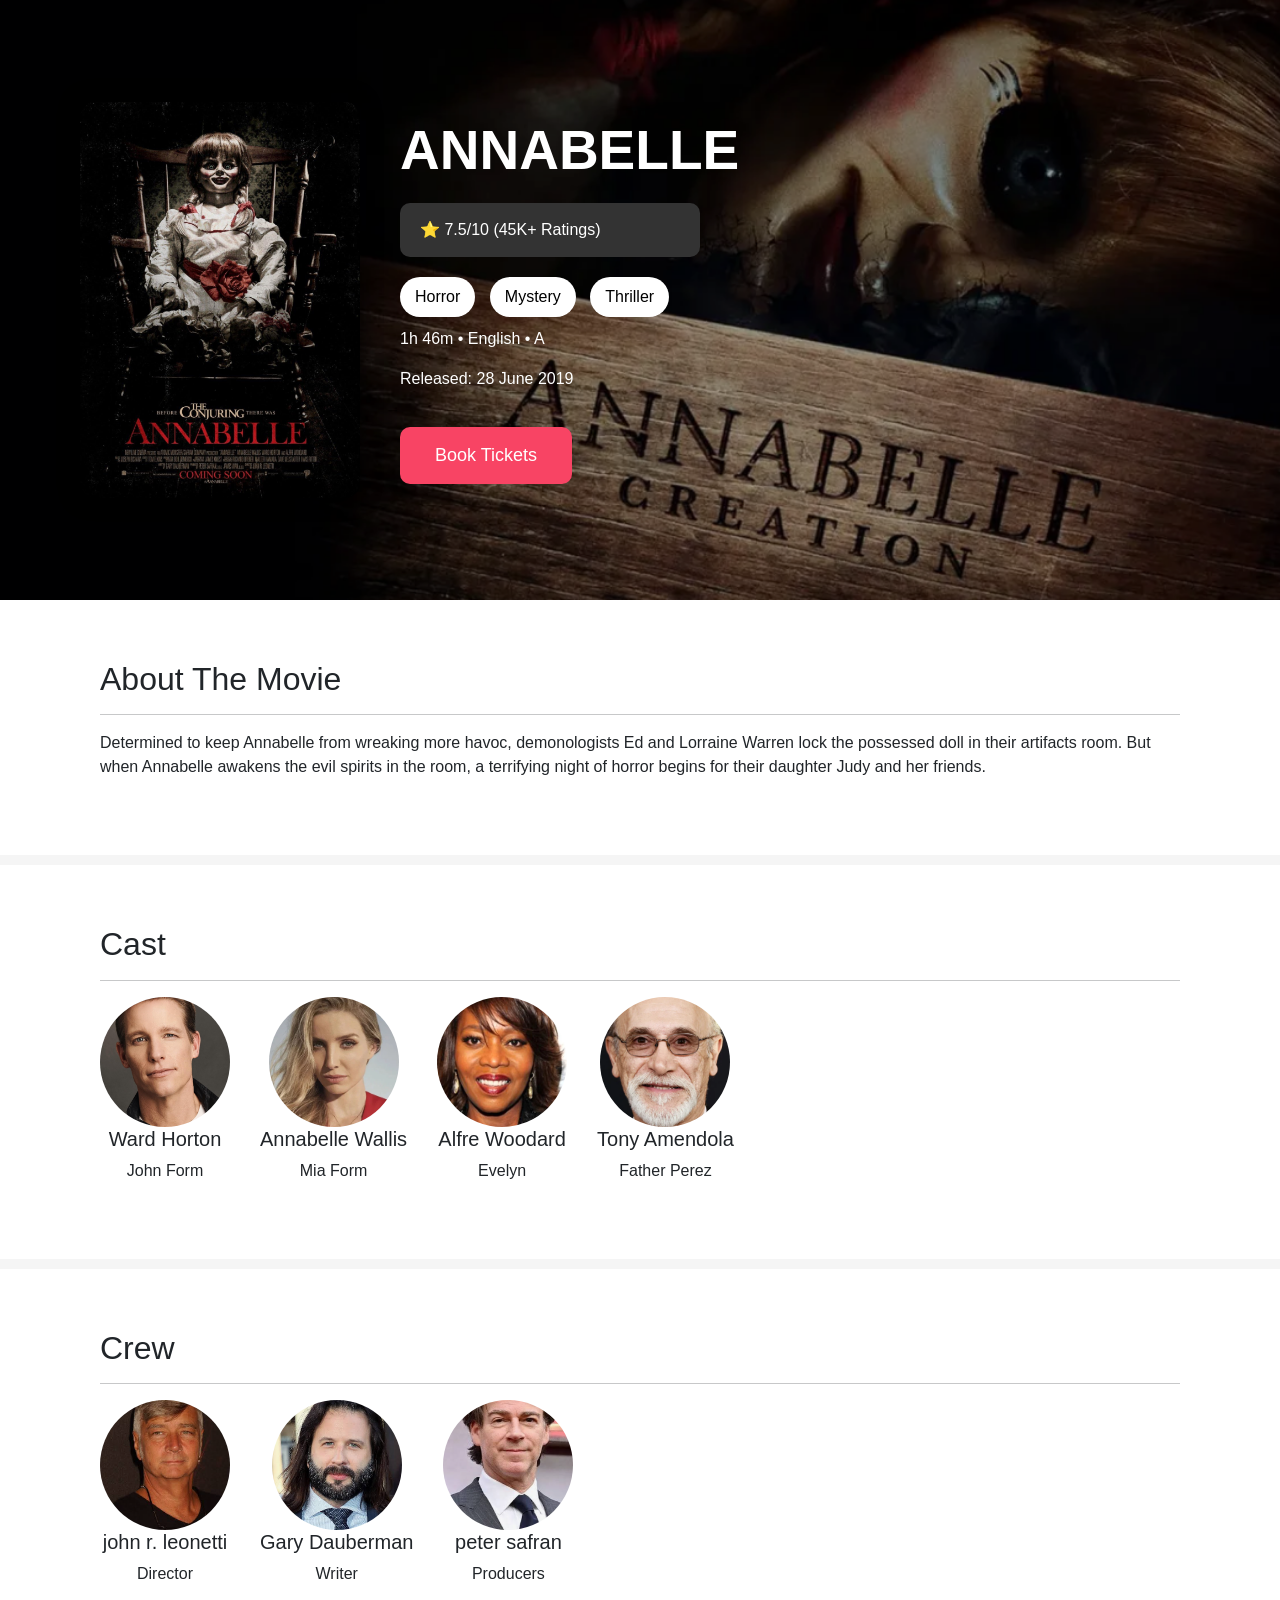
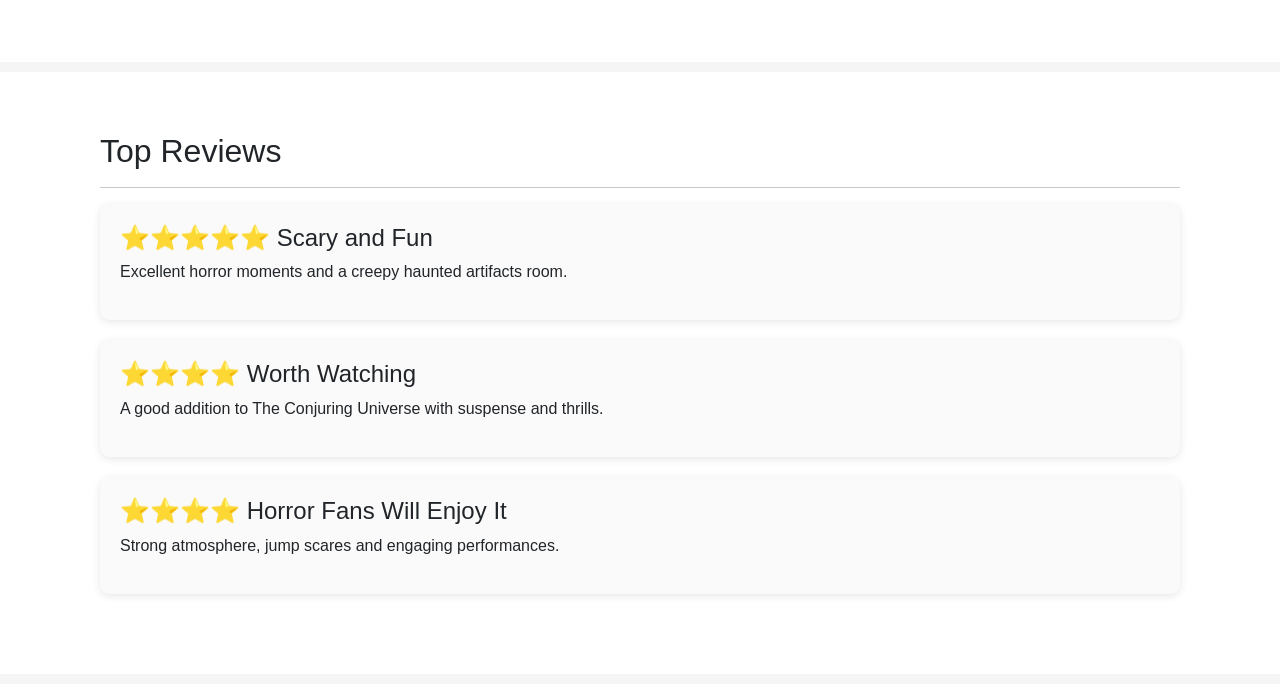
<file: 5Annabelle.html>
<!DOCTYPE html>
<html lang="en">
<head>
<meta charset="UTF-8">
<meta name="viewport" content="width=device-width, initial-scale=1.0">
<title>Annabelle Comes Home</title>

<link href="https://cdn.jsdelivr.net/npm/bootstrap@5.3.3/dist/css/bootstrap.min.css" rel="stylesheet">

<style>
*{
margin:0;
padding:0;
box-sizing:border-box;
font-family:Arial,sans-serif;
}

body{
background:#f5f5f5;
}

.hero{
height:600px;
background:url('images/5.Annabelle/poster.png') center center/cover no-repeat;
position:relative;
}

.hero::before{
content:"";
position:absolute;
top:0;
left:0;
width:100%;
height:100%;
background:rgba(0,0,0,.30);
}

.hero-content{
position:relative;
z-index:2;
max-width:1200px;
margin:auto;
height:100%;
display:flex;
align-items:center;
gap:40px;
padding:40px;
}

.poster{
width:280px;
border-radius:15px;
overflow:hidden;
box-shadow:0 0 20px rgba(0,0,0,.5);
}

.poster img{
width:100%;
display:block;
}

.movie-details{
color:white;
}

.movie-details h1{
font-size:55px;
font-weight:bold;
margin-bottom:20px;
}

.rating-box{
background:#333;
padding:15px 20px;
border-radius:10px;
width:300px;
margin-bottom:20px;
}

.tags span{
background:white;
color:black;
padding:8px 15px;
border-radius:20px;
margin-right:10px;
display:inline-block;
margin-bottom:10px;
}

.book-btn{
background:#f84464;
color:white;
border:none;
padding:15px 35px;
border-radius:10px;
font-size:18px;
cursor:pointer;
margin-top:20px;
}

.book-btn:hover{
background:#d63052;
}

.section{
padding:60px 100px;
background:white;
margin-bottom:10px;
}

.cast-container{
display:flex;
flex-wrap:wrap;
gap:30px;
}

.actor{
text-align:center;
}

.actor img{
width:130px;
height:130px;
border-radius:50%;
object-fit:cover;
}

.review{
background:#fafafa;
padding:20px;
border-radius:10px;
margin-bottom:20px;
box-shadow:0 2px 8px rgba(0,0,0,.1);
}

@media(max-width:768px){

.hero-content{
flex-direction:column;
text-align:center;
padding-top:80px;
}

.poster{
width:220px;
}

.movie-details h1{
font-size:38px;
}

.section{
padding:30px;
}
}
</style>
</head>
<body>

<section class="hero">

<div class="hero-content">

<div class="poster">
<img src="images/5.Annabelle/movie5.png" alt="Annabelle Poster">
</div>

<div class="movie-details">

<h1>ANNABELLE</h1>

<div class="rating-box">
⭐ 7.5/10 (45K+ Ratings)
</div>

<div class="tags">
<span>Horror</span>
<span>Mystery</span>
<span>Thriller</span>
</div>

<p>1h 46m • English • A</p>
<p>Released: 28 June 2019</p>

<a href="ticket-booking.html">
<button class="book-btn">Book Tickets</button>
</a>

</div>

</div>

</section>

<section class="section">

<h2>About The Movie</h2>
<hr>

<p>
Determined to keep Annabelle from wreaking more havoc,
demonologists Ed and Lorraine Warren lock the possessed doll
in their artifacts room. But when Annabelle awakens the evil
spirits in the room, a terrifying night of horror begins for
their daughter Judy and her friends.
</p>

</section>

<section class="section">

<h2>Cast</h2>
<hr>

<div class="cast-container">

<div class="actor">
<img src="images/5.Annabelle/Ward Horton.png">
<h5>Ward Horton</h5>
<p>John Form</p>
</div>

<div class="actor">
<img src="images/5.Annabelle/Annabelle Wallis.png">
<h5>Annabelle Wallis</h5>
<p>Mia Form</p>
</div>

<div class="actor">
<img src="images/5.Annabelle/Alfre Woodard.png">
<h5>Alfre Woodard</h5>
<p>Evelyn</p>
</div>

<div class="actor">
<img src="images/5.Annabelle/Tony Amendola.png">
<h5>Tony Amendola</h5>
<p>Father Perez</p>
</div>


</div>

</section>

<section class="section">

<h2>Crew</h2>
<hr>

<div class="cast-container">

<div class="actor">
<img src="images/5.Annabelle/john r. leonetti.png">
<h5>john r. leonetti</h5>
<p>Director</p>
</div>

<div class="actor">
<img src="images/5.Annabelle/Gary Dauberman.png"> 
<h5>Gary Dauberman</h5>
<p>Writer</p>
</div>

<div class="actor">
<img src="images/5.Annabelle/peter safran.png">
<h5>peter safran</h5>
<p>Producers</p>
</div>

</div>

</section>

<section class="section">

<h2>Top Reviews</h2>
<hr>

<div class="review">
<h4>⭐⭐⭐⭐⭐ Scary and Fun</h4>
<p>
Excellent horror moments and a creepy haunted artifacts room.
</p>
</div>

<div class="review">
<h4>⭐⭐⭐⭐ Worth Watching</h4>
<p>
A good addition to The Conjuring Universe with suspense and thrills.
</p>
</div>

<div class="review">
<h4>⭐⭐⭐⭐ Horror Fans Will Enjoy It</h4>
<p>
Strong atmosphere, jump scares and engaging performances.
</p>
</div>

</section>

</body>
</html>
</file>
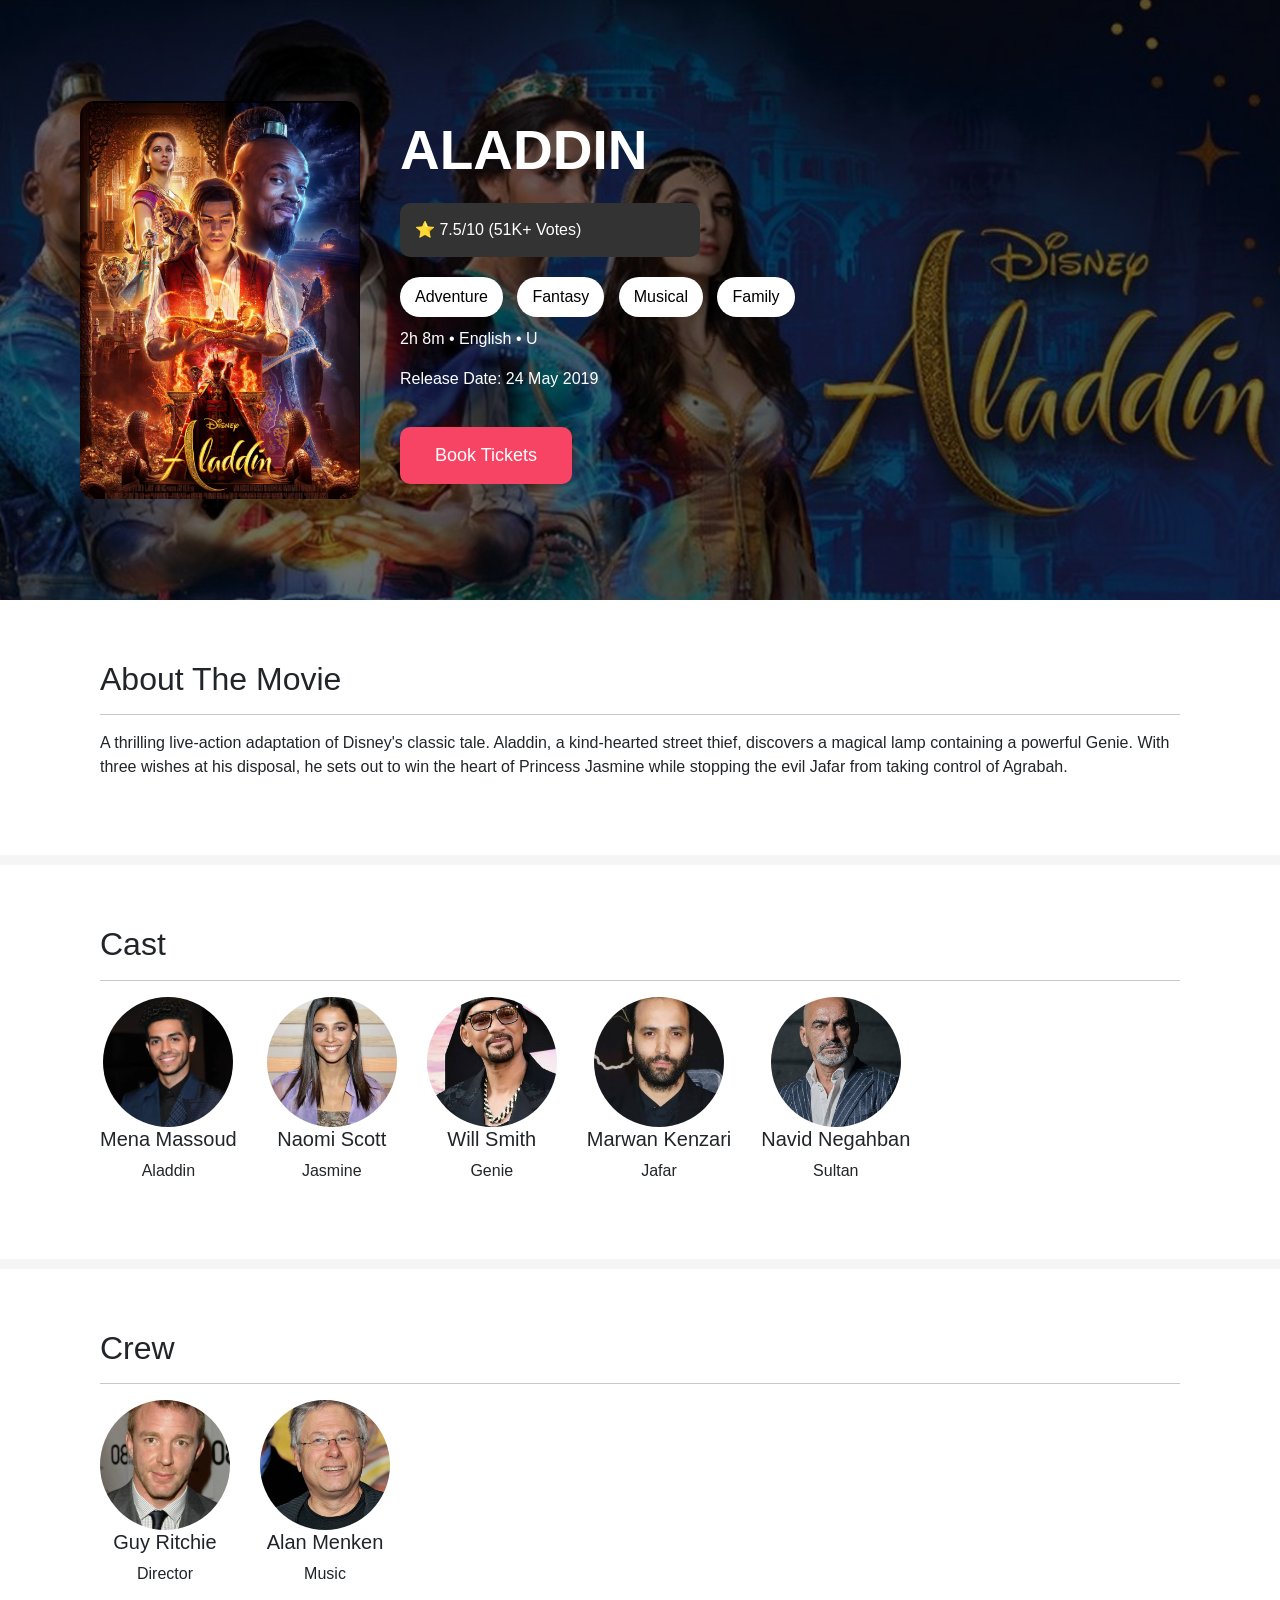
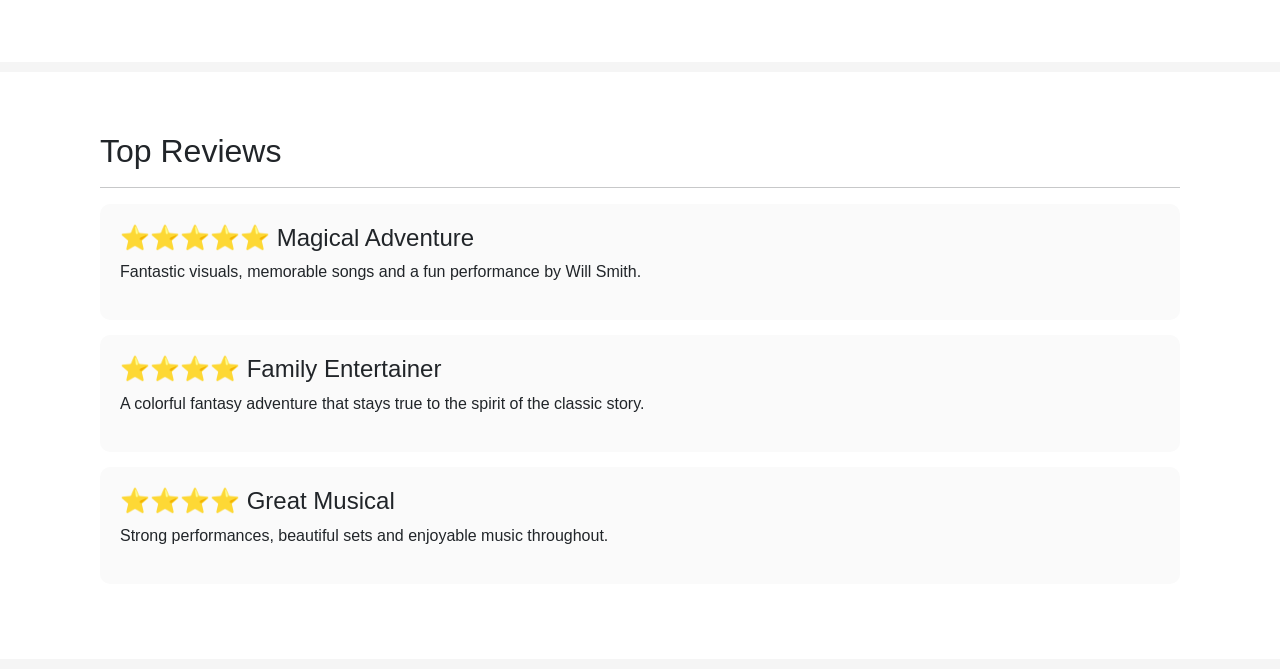
<file: 6Aladdin.html>
<!DOCTYPE html>
<html lang="en">
<head>
<meta charset="UTF-8">
<meta name="viewport" content="width=device-width, initial-scale=1.0">
<title>Aladdin</title>
<link href="https://cdn.jsdelivr.net/npm/bootstrap@5.3.3/dist/css/bootstrap.min.css" rel="stylesheet">

<style>
*{
margin:0;
padding:0;
box-sizing:border-box;
font-family:Arial,sans-serif;
}

body{
background:#f5f5f5;
}

.hero{
height:600px;
background:url('images/6.Aladdin/poster.png') center center/cover;
position:relative;
}

.hero::before{
content:"";
position:absolute;
width:100%;
height:100%;
background:rgba(0,0,0,.55);
}

.hero-content{
position:relative;
z-index:2;
max-width:1200px;
height:100%;
margin:auto;
display:flex;
align-items:center;
gap:40px;
padding:40px;
}

.poster{
width:280px;
overflow:hidden;
border-radius:15px;
}

.poster img{
width:100%;
}

.movie-details{
color:white;
}

.movie-details h1{
font-size:55px;
font-weight:bold;
}

.rating-box{
background:#333;
padding:15px;
border-radius:10px;
width:300px;
margin:20px 0;
}

.tags span{
background:white;
color:black;
padding:8px 15px;
border-radius:20px;
margin-right:10px;
display:inline-block;
margin-bottom:10px;
}

.book-btn{
background:#f84464;
color:white;
border:none;
padding:15px 35px;
border-radius:10px;
margin-top:20px;
font-size:18px;
}

.section{
background:white;
padding:60px 100px;
margin-bottom:10px;
}

.cast{
display:flex;
gap:30px;
flex-wrap:wrap;
}

.actor{
text-align:center;
}

.actor img{
width:130px;
height:130px;
border-radius:50%;
object-fit:cover;
}

.review{
background:#fafafa;
padding:20px;
margin-bottom:15px;
border-radius:10px;
}

@media(max-width:768px){
.hero-content{
flex-direction:column;
text-align:center;
}

.poster{
width:220px;
}

.section{
padding:30px;
}
}
</style>
</head>
<body>

<section class="hero">

<div class="hero-content">

<div class="poster">
<img src="images/6.Aladdin/movie6.png">
</div>

<div class="movie-details">

<h1>ALADDIN</h1>

<div class="rating-box">
⭐ 7.5/10 (51K+ Votes)
</div>

<div class="tags">
<span>Adventure</span>
<span>Fantasy</span>
<span>Musical</span>
<span>Family</span>
</div>

<p>2h 8m • English • U</p>
<p>Release Date: 24 May 2019</p>

<a href="ticket-booking.html">
<button class="book-btn">Book Tickets</button>
</a>

</div>

</div>

</section>

<section class="section">

<h2>About The Movie</h2>
<hr>

<p>
A thrilling live-action adaptation of Disney's classic tale.
Aladdin, a kind-hearted street thief, discovers a magical lamp
containing a powerful Genie. With three wishes at his disposal,
he sets out to win the heart of Princess Jasmine while stopping
the evil Jafar from taking control of Agrabah.
</p>

</section>

<section class="section">

<h2>Cast</h2>
<hr>

<div class="cast">

<div class="actor">
<img src="images/6.Aladdin/mena massoud.png">
<h5>Mena Massoud</h5>
<p>Aladdin</p>
</div>

<div class="actor">
<img src="images/6.Aladdin/Naomi Scott.png">
<h5>Naomi Scott</h5>
<p>Jasmine</p>
</div>

<div class="actor">
<img src="images/6.Aladdin/Will Smith.png">
<h5>Will Smith</h5>
<p>Genie</p>
</div>

<div class="actor">
<img src="images/6.Aladdin/Marwan Kenzari.png">
<h5>Marwan Kenzari</h5>
<p>Jafar</p>
</div>

<div class="actor">
<img src="images/6.Aladdin/Navid Negahban.png">
<h5>Navid Negahban</h5>
<p>Sultan</p>
</div>

</div>

</section>

<section class="section">

<h2>Crew</h2>
<hr>

<div class="cast">

<div class="actor">
<img src="images/6.Aladdin/Guy Ritchie.png">
<h5>Guy Ritchie</h5>
<p>Director</p>
</div>

<div class="actor">
<img src="images/6.Aladdin/Alan Menken.png">
<h5>Alan Menken</h5>
<p>Music</p>
</div>

</div>

</section>

<section class="section">

<h2>Top Reviews</h2>
<hr>

<div class="review">
<h4>⭐⭐⭐⭐⭐ Magical Adventure</h4>
<p>Fantastic visuals, memorable songs and a fun performance by Will Smith.</p>
</div>

<div class="review">
<h4>⭐⭐⭐⭐ Family Entertainer</h4>
<p>A colorful fantasy adventure that stays true to the spirit of the classic story.</p>
</div>

<div class="review">
<h4>⭐⭐⭐⭐ Great Musical</h4>
<p>Strong performances, beautiful sets and enjoyable music throughout.</p>
</div>

</section>

</body>
</html>
</file>
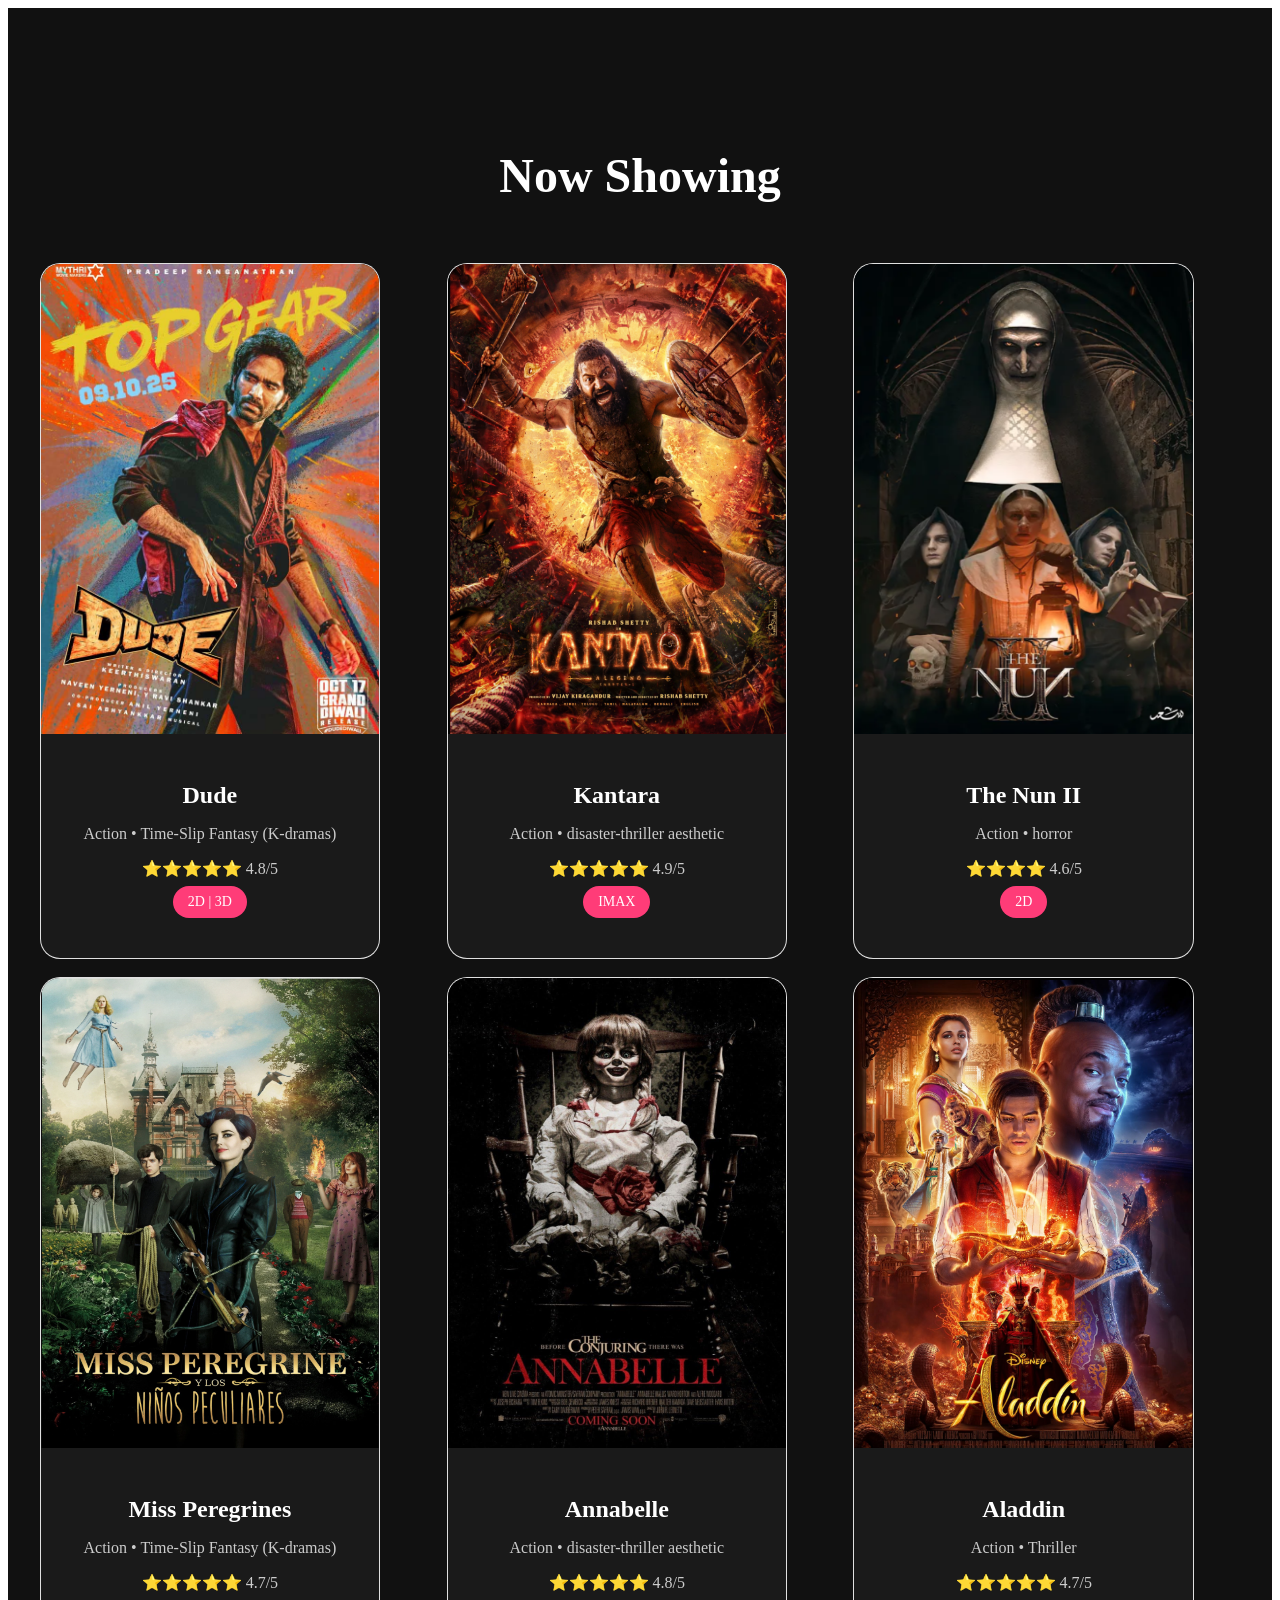
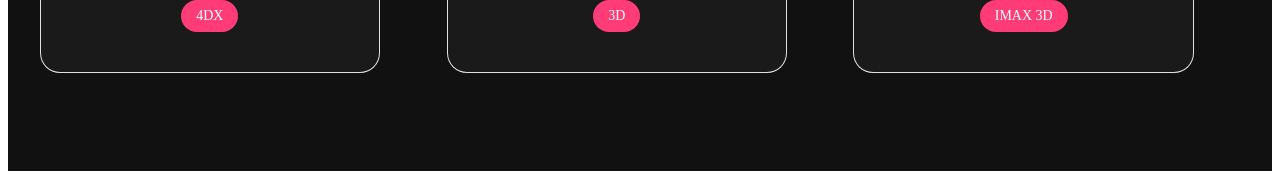
<file: Now Showing.html>
<!DOCTYPE html>
<html lang="en">
<head>
    <meta charset="UTF-8">
    <meta name="viewport" content="width=device-width, initial-scale=1.0">
    <title>Document</title>
    <style>
        
        /* Movies Section */

.movies{
padding:100px 0;
background:#111;
}

.section-title{
text-align:center;
font-size:48px;
margin-bottom:60px;
font-weight:bold;
color:#fff;
}


.movie-card{
background:#1a1a1a;
border-radius:20px;
overflow:hidden;
transition:.5s;
height:100%;
width:25%;
border:1px solid rgba(255, 255, 255, 0.864);
}

.movie-card:hover{
transform:translateY(-10px);
box-shadow:0 0 25px #ff3c78;
}

.movie-card img{
width:100%;
height:470px;
object-fit:fill;
transition:.5s;
}

.movie-card:hover img{
transform:scale(1.08);
}

.movie-info{
padding:20px;
text-align:center;
}

.movie-title{
color:#ffffff;
font-size:24px;
font-weight:bold;
margin-bottom:10px;
}

.movie-info p{
color:#ccc;
margin-bottom:8px;
}

.badge-show{
background:#ff3c78;
color:#fff;
padding:8px 15px;
border-radius:30px;
font-size:14px;
display:inline-block;
}

.movie-btn{
width:100%;
border:none;
padding:12px;
border-radius:50px;
background:#ff3c78;
color:white;
font-weight:bold;
transition:.4s;
}

.movie-btn:hover{
background:#c70039;
transform:scale(1.05);
}

.container{
    width:95%;
    margin:auto;
}


.row{
    display:grid;
    grid-template-columns:repeat(3,1fr);
    gap:20px;
}

.col-lg-4{
    width:350%;
}

@media(max-width:992px){
    .col-lg-4{
        width:45%;
    }
}

@media(max-width:768px){
    .col-lg-4{
        width:100%;
    }
}

    </style>
</head>
<body>
    
   <!-- Movies -->
<section class="movies">
<div class="container">

<b><h2 class="section-title">Now Showing</h2></b>

<div class="row g-4">

<div class="col-lg-4 col-md-6">
<div class="movie-card">
<a href="1dude.html"><img src="images/1.Dude/1Movie.jpg" alt=""></a>
<div class="movie-info">
<h3 class="movie-title">Dude</h3>
<p>Action • Time-Slip Fantasy (K-dramas)</p>
<p>⭐⭐⭐⭐⭐ 4.8/5</p>
<span class="badge-show">2D | 3D</span>
<br><br>
</div>
</div>
</div>

<div class="col-lg-4 col-md-6">
<div class="movie-card">
<a href="2kantara.html"><img src="images/2.Kantara/2Movie.png" alt=""></a>
<div class="movie-info">
<h3 class="movie-title">Kantara</h3>
<p>Action • disaster-thriller aesthetic</p>
<p>⭐⭐⭐⭐⭐ 4.9/5</p>
<span class="badge-show">IMAX</span>
<br><br>
</div>
</div>
</div>

<div class="col-lg-4 col-md-6">
<div class="movie-card">
<a href="3The nun 2.html"><img src="images/3.The Nun II/3Movie.png" alt=""></a>
<div class="movie-info">
<h3 class="movie-title">The Nun II</h3>
<p>Action • horror</p>
<p>⭐⭐⭐⭐ 4.6/5</p>
<span class="badge-show">2D</span>
<br><br>
</div>
</div>
</div>


<div class="col-lg-4 col-md-6">
<div class="movie-card">
<a href="4miss-peregrine.html"><img src="images/4.Miss Peregrines Home/movie4.png" alt=""></a>
<div class="movie-info">
<h3 class="movie-title">Miss Peregrines</h3>
<p>Action • Time-Slip Fantasy (K-dramas)</p>
<p>⭐⭐⭐⭐⭐ 4.7/5</p>
<span class="badge-show">4DX</span>
<br><br>
</div>
</div>
</div>

<div class="col-lg-4 col-md-6">
<div class="movie-card">
<a href="5Annabelle.html"><img src="images/5.Annabelle/movie5.png" alt=""></a>
<div class="movie-info">
<h3 class="movie-title">Annabelle</h3>
<p>Action • disaster-thriller aesthetic</p>
<p>⭐⭐⭐⭐⭐ 4.8/5</p>
<span class="badge-show">3D</span>
<br><br>
</div>
</div>
</div>

<div class="col-lg-4 col-md-6">
<div class="movie-card">
<a href="6Aladdin.html"><img src="images/6.Aladdin/movie6.png" alt=""></a>
<div class="movie-info">
<h3 class="movie-title">Aladdin</h3>
<p>Action • Thriller</p>
<p>⭐⭐⭐⭐⭐ 4.7/5</p>
<span class="badge-show">IMAX 3D</span>
<br><br>
</div>
</div>
</div>


</section>


</body>
</html>
</file>
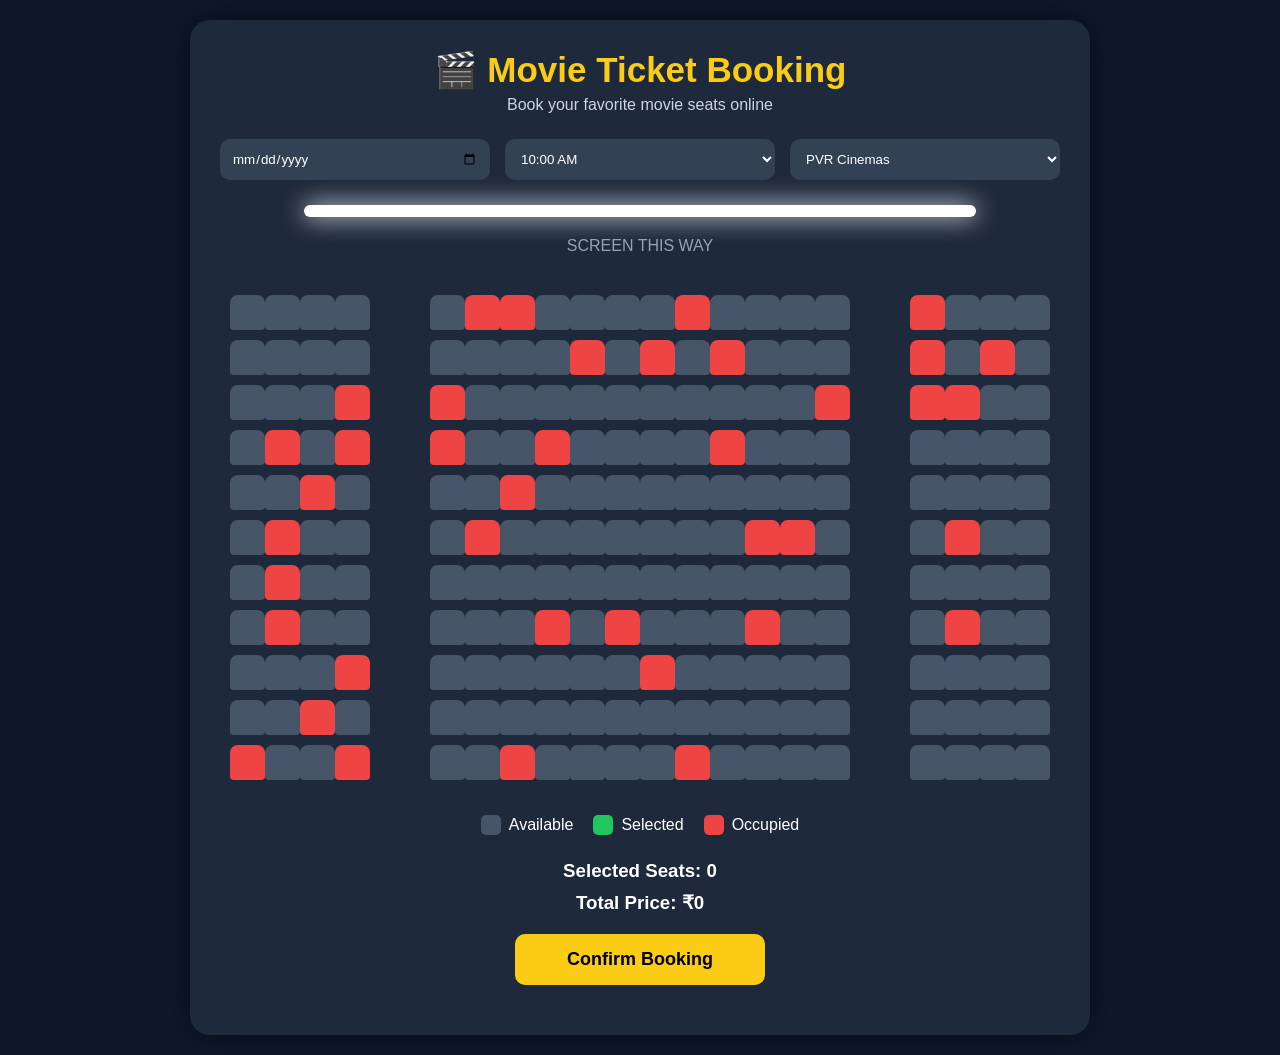
<file: ticket-booking.html>
<!DOCTYPE html>
<html lang="en">
<head>
<meta charset="UTF-8">
<meta name="viewport" content="width=device-width, initial-scale=1.0">
<title>Movie Ticket Booking</title>

<style>
*{
    margin:0;
    padding:0;
    box-sizing:border-box;
    font-family:Arial, sans-serif;
}

body{
    background:#0f172a;
    color:white;
    display:flex;
    justify-content:center;
    align-items:center;
    min-height:100vh;
    padding:20px;
}

.booking-container{
    width:900px;
    background:#1e293b;
    border-radius:20px;
    padding:30px;
    box-shadow:0 0 30px rgba(0,0,0,0.5);
}

.movie-header{
    text-align:center;
    margin-bottom:25px;
}

.movie-header h1{
    color:#facc15;
    font-size:35px;
}

.movie-header p{
    color:#cbd5e1;
    margin-top:5px;
}

.booking-info{
    display:grid;
    grid-template-columns:repeat(auto-fit,minmax(200px,1fr));
    gap:15px;
    margin-bottom:25px;
}

.booking-info select,
.booking-info input{
    padding:12px;
    border:none;
    border-radius:10px;
    background:#334155;
    color:white;
}

.screen{
    background:white;
    height:12px;
    width:80%;
    margin:20px auto;
    border-radius:10px;
    box-shadow:0 0 25px white;
}

.screen-text{
    text-align:center;
    color:#94a3b8;
    margin-bottom:20px;
}

.seat-container{
    width:100%;
    display:flex;
    flex-direction:column;
    align-items:center;
    margin-top:40px;
}

.seat-row{
    display:flex;
    align-items:center;
    justify-content:center;
    margin-bottom:10px;
}

.row-label{
    width:30px;
    text-align:center;
    color:white;
    font-size:18px;
    margin:0 10px;
}

.aisle{
    width:60px;
}

.row{
    display:flex;
    gap:10px;
}
.seat{
    width:35px;
    height:35px;
    background:#475569;
    border-radius:8px 8px 4px 4px;
    cursor:pointer;
    transition:.3s;
}

.seat:hover{
    transform:scale(1.1);
}

.seat.selected{
    background:#22c55e;
}

.seat.occupied{
    background:#ef4444;
    cursor:not-allowed;
}

.seat-container{
overflow-x:auto;
}

.legend{
    display:flex;
    justify-content:center;
    gap:20px;
    margin:25px 0;
}

.legend div{
    display:flex;
    align-items:center;
    gap:8px;
}

.box{
    width:20px;
    height:20px;
    border-radius:5px;
}

.available{background:#475569;}
.selected-box{background:#22c55e;}
.occupied-box{background:#ef4444;}

.summary{
    text-align:center;
    margin-top:20px;
}

.summary h3{
    margin:10px 0;
}

.btn{
    display:block;
    width:250px;
    margin:20px auto;
    padding:15px;
    border:none;
    border-radius:10px;
    background:#facc15;
    color:black;
    font-weight:bold;
    font-size:18px;
    cursor:pointer;
}

.btn:hover{
    background:#eab308;
}

.success{
    text-align:center;
    color:#22c55e;
    font-size:20px;
    margin-top:15px;
    display:none;
}
</style>
</head>

<body>

<div class="booking-container">

    <div class="movie-header">
        <h1>🎬 Movie Ticket Booking</h1>
        <p>Book your favorite movie seats online</p>
    </div>

    <div class="booking-info">
        <input type="date">

        <select>
            <option>10:00 AM</option>
            <option>01:00 PM</option>
            <option>04:00 PM</option>
            <option>07:00 PM</option>
            <option>10:00 PM</option>
        </select>

        <select>
            <option>PVR Cinemas</option>
            <option>INOX</option>
            <option>Cinepolis</option>
        </select>
    </div>

    <div class="screen"></div>
   <p class="screen-text">SCREEN THIS WAY</p>

    <div class="seat-container" id="seatContainer"></div>

    <div class="legend">
        <div><span class="box available"></span> Available</div>
        <div><span class="box selected-box"></span> Selected</div>
        <div><span class="box occupied-box"></span> Occupied</div>
    </div>

    <div class="summary">
        <h3>Selected Seats: <span id="count">0</span></h3>
        <h3>Total Price: ₹<span id="total">0</span></h3>
    </div>

    <button class="btn" onclick="confirmBooking()">
        Confirm Booking
    </button>

    <div class="success" id="successMsg">
        ✅ Booking Confirmed Successfully!
    </div>

</div>

<script>
const seatContainer = document.getElementById("seatContainer");
const count = document.getElementById("count");
const total = document.getElementById("total");

const ticketPrice = 200;

const rows = ["A","B","C","D","E","F","G","H","I","J","K"];

rows.forEach(letter => {

    const row = document.createElement("div");
    row.classList.add("seat-row");

    const leftLabel = document.createElement("div");
    leftLabel.classList.add("row-label");
    leftLabel.innerText = letter;
    row.appendChild(leftLabel);

    // Left Block
    for(let i=0;i<4;i++){
        row.appendChild(createSeat());
    }

    const gap1 = document.createElement("div");
    gap1.classList.add("aisle");
    row.appendChild(gap1);

    // Center Block
    for(let i=0;i<12;i++){
        row.appendChild(createSeat());
    }

    const gap2 = document.createElement("div");
    gap2.classList.add("aisle");
    row.appendChild(gap2);

    // Right Block
    for(let i=0;i<4;i++){
        row.appendChild(createSeat());
    }

    const rightLabel = document.createElement("div");
    rightLabel.classList.add("row-label");
    rightLabel.innerText = letter;
    row.appendChild(rightLabel);

    seatContainer.appendChild(row);
});

function createSeat(){
    const seat = document.createElement("div");
    seat.classList.add("seat");

    if(Math.random() < 0.15){
        seat.classList.add("occupied");
    }

    seat.addEventListener("click", () => {
        if(!seat.classList.contains("occupied")){
            seat.classList.toggle("selected");
            updateTotal();
        }
    });

    return seat;
}

function updateTotal(){
    const selectedSeats =
    document.querySelectorAll(".seat.selected");

    count.innerText = selectedSeats.length;
    total.innerText = selectedSeats.length * ticketPrice;
}

function confirmBooking(){

    const selectedSeats =
    document.querySelectorAll(".seat.selected");

    if(selectedSeats.length === 0){
        alert("Please select at least one seat.");
        return;
    }

    document.getElementById("successMsg").style.display = "block";

    selectedSeats.forEach(seat=>{
        seat.classList.remove("selected");
        seat.classList.add("occupied");
    });

    count.innerText = 0;
    total.innerText = 0;
}
</script>





</body>
</html>
</file>
<file: style.css>
*{
margin:0;
padding:0;
box-sizing:border-box;
font-family:Arial, sans-serif;
}

html{
scroll-behavior:smooth;
}

body{
background:#000;
color:#fff;
overflow-x:hidden;
}

/* Navbar */

.navbar{
background:rgba(0,0,0,0.85);
backdrop-filter:blur(10px);
box-shadow:0 2px 15px rgba(0,0,0,0.5);
}

.navbar-brand{
color:#ffc107 !important;
font-size:28px;
font-weight:bold;
}

.nav-link{
color:white !important;
margin-left:15px;
transition:.4s;
font-weight:500;
}

.nav-link:hover{
color:#ff3c78 !important;
}

/* Hero Section */

.hero{
height:100vh;
background:url('images/bg_img/cinema-bg.png');
background-size:cover;
background-position:center;
background-repeat:no-repeat;
display:flex;
justify-content:center;
align-items:center;
text-align:center;
position:relative;
}

.hero::before{
content:"";
position:absolute;
top:0;
left:0;
width:100%;
height:100%;
background:rgba(0,0,0,0.45);
}

.hero-content{
position:relative;
z-index:2;
}

.hero h1{
    font-size:70px;
    font-weight:900;
    color:#ffffff;
    text-shadow:0 0 20px  red;
    animation:slideDown 1.5s ease;
}


.hero p{
color: #ffffff;
font-size:24px;
margin-top:20px;
animation:fadeIn 2s ease;
}

.book-btn{
margin-top:25px;
padding:15px 40px;
border:none;
border-radius:50px;
background:#ff3c78;
color:white;
font-size:20px;
font-weight:bold;
transition:.4s;
box-shadow:0 0 20px #ff3c78;
}

.book-btn:hover{
background:#c70039;
transform:scale(1.08);
}


/* Features */

.features{
padding:100px 0;
background:#000;
}

.feature-box{
    background:#111;
    padding:35px;
    border-radius:20px;
    text-align:center;
    transition:.5s;
    height:100%;
}

.section-title{
text-align:center;
font-size:48px;
margin-bottom:60px;
font-weight:bold;
color:#fff;
}

.feature-box h4{
    color:white;
    font-size:32px;
    margin-bottom:15px;
}

.feature-box p{
    color:white;
    font-size:18px;
}

.feature-box:hover{
transform:translateY(-10px);
box-shadow:0 0 25px #ff3c78;
}

.feature-icon{
font-size:60px;
margin-bottom:20px;
}



/* Statistics */

.stats{
padding:100px 0;
background:#111;
text-align:center;
}

.stats h2{
font-size:60px;
font-weight:bold;
color:#ff3c78;
}

.stats p{
font-size:20px;
color:#ddd;
}

/* Footer */

footer{
background:#000;
text-align:center;
padding:25px;
border-top:1px solid rgba(255, 254, 254, 0.381);
}

footer h5{
margin:0;
color: #ddd;
}

.movies{
    padding:100px 0;
    background:#111;
    scroll-margin-top:80px;
}
#movies{
    scroll-margin-top:80px;
}

/* Seat Booking */

.seat-section{
    background:#111;
    padding:80px 0;
    text-align:center;
}

.screen{
    width:90%;
    height:30px;
    background:linear-gradient(to right,#444,#888,#444);
    margin:20px auto 50px;
    border-radius:100% 100% 0 0;
    box-shadow:none;
}

.seat-layout{
    display:flex;
    flex-direction:column;
    gap:15px;
    align-items:center;
}

.seat-row{
    display:flex;
    gap:10px;
    align-items:center;
}

.row-name{
    width:30px;
    color:white;
    font-weight:bold;
}

.seat-row{
    display:flex;
    align-items:center;
    justify-content:center;
    margin-bottom:12px;
}

.row-label{
    width:30px;
    text-align:center;
    color:white;
    font-size:18px;
    margin:0 10px;
}

.aisle{
    width:60px;
}

.seat{
    width:28px;
    height:28px;
    margin:3px;
    border:2px solid #555;
    border-radius:6px;
    background:#2f3640;
    cursor:pointer;
}

.seat.selected{
    background:white;
    border-color:white;
}

.seat.occupied{
    background:#444;
    border-color:#444;
}

.seat{
    width:40px;
    height:40px;
    border-radius:8px;
    border:2px solid #28a745;
    display:flex;
    justify-content:center;
    align-items:center;
    cursor:pointer;
    font-size:14px;
    transition:.3s;
}

.available{
    color:white;
}

.available:hover{
    background:#28a745;
}

.selected{
    background:#28a745;
    color:white;
}

.sold{
    background:#555;
    border:none;
    color:white;
    cursor:not-allowed;
}

.legend{
    display:flex;
    justify-content:center;
    gap:30px;
    margin-top:30px;
    color:white;
}

.seat-demo{
    width:20px;
    height:20px;
    display:inline-block;
    margin-right:5px;
    border-radius:4px;
}

.book-seat-btn{
    margin-top:30px;
    background:#28a745;
    border:none;
    padding:12px 30px;
    color:white;
    border-radius:8px;
}

/* ===========================
   Mobile Responsive
=========================== */

@media (max-width:768px){

.hero{
    height:80vh;
    padding:20px;
    text-align:center;
}

.hero h1{
    font-size:32px;
}

.hero p{
    font-size:18px;
}

.book-btn{
    padding:12px 25px;
    font-size:16px;
}

.section-title{
    font-size:32px;
}

.feature-box{
    margin-bottom:20px;
}

.stats h2{
    font-size:36px;
}

.navbar-brand{
    font-size:22px;
}

footer{
    text-align:center;
    padding:20px;
}

img{
    max-width:100%;
    height:auto;
}

}


/* Animations */

@keyframes slideDown{
from{
opacity:0;
transform:translateY(-80px);
}
to{
opacity:1;
transform:translateY(0);
}
}

@keyframes fadeIn{
from{
opacity:0;
}
to{
opacity:1;
}
}

/* Responsive */

@media(max-width:768px){

.hero h1{
font-size:40px;
}

.hero p{
font-size:18px;
}

.section-title{
font-size:35px;
}

.stats h2{
font-size:40px;
}
}
</file>
